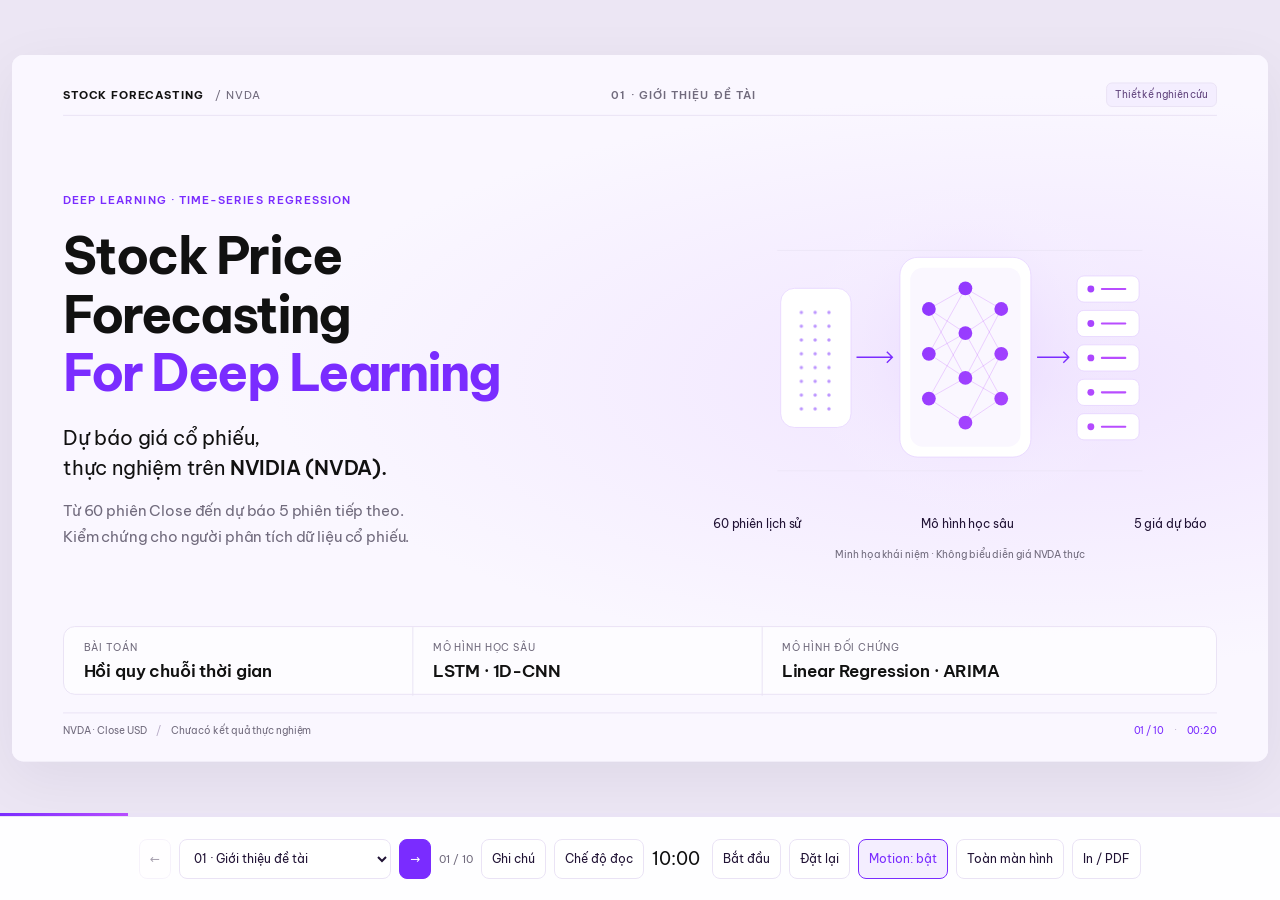
<file: presentaition-HTML/index.html>
<!doctype html>
<html lang="vi">
<head>
 <meta charset="utf-8"><meta name="viewport" content="width=device-width, initial-scale=1">
 <meta name="theme-color" content="#FAF7FF">
 <meta name="description" content="Stock Price Forecasting For Deep Learning — thiết kế dự báo NVDA với LSTM và 1D-CNN, 10 slide / 10 phút.">
 <title>Stock Price Forecasting For Deep Learning · NVDA</title>
 <link rel="icon" href="data:,">
 <link rel="preload" href="assets/fonts/BeVietnamPro-Regular.ttf" as="font" type="font/ttf" crossorigin>
 <link rel="preload" href="assets/fonts/BeVietnamPro-Bold.ttf" as="font" type="font/ttf" crossorigin>
 <link rel="stylesheet" href="presentation.css">
 <script defer src="presentation.js"></script>
 <script defer src="assets/vendor/tex-svg-3.2.2.js"></script>
</head>
<body>
 <div class="viewport"><div class="frame"><main class="deck" aria-label="Stock Price Forecasting For Deep Learning — 10 slide, 10 phút">
 <section id="slide-1" class="slide cover active" data-title="Stock Price Forecasting For Deep Learning" data-duration="20" aria-label="Slide 1: Stock Price Forecasting For Deep Learning" aria-hidden="false">
 <header class="slide-top"><span class="wordmark">STOCK FORECASTING <span>/ NVDA</span></span><span class="chapter">01 · Giới thiệu đề tài</span><span class="status">Thiết kế nghiên cứu</span></header>

 <div class="content content-1"><div class="hero-copy"><p class="overline">DEEP LEARNING · TIME-SERIES REGRESSION</p><h1>Stock Price<br>Forecasting<br><em>For Deep Learning</em></h1><p class="hero-subtitle">Dự báo giá cổ phiếu,<br>thực nghiệm trên <strong>NVIDIA (NVDA).</strong></p><p class="hero-goal">Từ 60 phiên Close đến dự báo 5 phiên tiếp theo.<br>Kiểm chứng cho người phân tích dữ liệu cổ phiếu.</p></div><figure class="hero-figure"><img src="assets/forecast-system.svg" alt="Minh họa chuỗi dữ liệu đi qua mạng học sâu để tạo năm đầu ra; không phải kết quả thực nghiệm." width="600" height="520"><div class="figure-labels"><span>60 phiên lịch sử</span><span>Mô hình học sâu</span><span>5 giá dự báo</span></div><figcaption>Minh họa khái niệm · Không biểu diễn giá NVDA thực</figcaption></figure><div class="hero-facts"><div><span>BÀI TOÁN</span><b>Hồi quy chuỗi thời gian</b></div><div><span>MÔ HÌNH HỌC SÂU</span><b>LSTM · 1D-CNN</b></div><div><span>MÔ HÌNH ĐỐI CHỨNG</span><b>Linear Regression · ARIMA</b></div></div></div>
 <footer class="slide-footer"><span>NVDA · Close USD <span class="footer-dot">/</span> Chưa có kết quả thực nghiệm</span><span class="folio">01 / 10 <span class="footer-dot">·</span> 00:20</span></footer>
 <div class="speaker-source" hidden>Kính chào thầy cô và các bạn. Đề tài nghiên cứu dự báo giá cổ phiếu bằng học sâu, thực nghiệm trên NVIDIA. Đây là bài toán hồi quy chuỗi thời gian, phục vụ tham khảo diễn biến giá cho người phân tích. Nhóm so sánh LSTM và CNN một chiều với Linear Regression và ARIMA. Nội dung hôm nay trình bày thiết kế; chưa có kết quả huấn luyện.</div><div class="evidence-source" hidden>DEFINE §2–4; DESCRIPTION mục 3–6; human duyệt tên và bố cục mới.</div><div class="transition-source" hidden>Trước tiên, dữ liệu nào sẽ được sử dụng?</div>
 </section>
<section id="slide-2" class="slide " data-title="Nguồn dữ liệu và đặc điểm bộ dữ liệu" data-duration="60" aria-label="Slide 2: Nguồn dữ liệu và đặc điểm bộ dữ liệu" aria-hidden="true">
 <header class="slide-top"><span class="wordmark">STOCK FORECASTING <span>/ NVDA</span></span><span class="chapter">02 · Data Understanding</span><span class="status">Thiết kế nghiên cứu</span></header>
 <div class="title-block"><h2>Nguồn dữ liệu và đặc điểm bộ dữ liệu</h2><p>Phân biệt dữ liệu thu thập, feature được chọn và chất lượng cần kiểm tra.</p></div>
 <div class="content content-2"><div class="data-overview"><p class="intro">Dữ liệu dự kiến từ <strong>Yahoo Finance qua yfinance</strong>, phục vụ nghiên cứu dự báo giá Close NVDA.</p><table class=""><thead><tr><th scope="col">Thuộc tính</th><th scope="col">Phạm vi dự kiến</th></tr></thead><tbody><tr><th scope="row">Cổ phiếu</th><td>NVDA · NVIDIA · NASDAQ</td></tr><tr><th scope="row">Thời gian</th><td>5 năm gần nhất lấy được</td></tr><tr><th scope="row">Tần suất</th><td>1d · Một dòng / phiên giao dịch</td></tr><tr><th scope="row">Kích thước</th><td>Số dòng, số cột và ngày đầu/cuối: <b class='pending'>chờ snapshot</b></td></tr><tr><th scope="row">Đơn vị</th><td>USD</td></tr></tbody></table></div><div class="data-schema"><div class="panel-label">DỮ LIỆU THÔ → FEATURE ĐƯỢC CHỌN</div><div class="column-chips"><span class="">Date</span><span class="">Open</span><span class="">High</span><span class="">Low</span><span class="selected">Close</span><span class="">Adj Close</span><span class="">Volume</span></div><p class="small-copy"><b>OHLCV:</b> giá mở, cao, thấp, đóng cửa và khối lượng.<br>Lưu thêm corporate actions để đối chiếu.</p><div class="selection-arrow">↓ <span>Chọn feature cơ sở</span></div><div class="target-feature"><b>Close lịch sử</b><span>F = 1 · Chưa tự thêm chỉ báo</span></div><p class="adjust-note"><code>auto_adjust=False</code>: không tự điều chỉnh OHLC theo Adj Close. Close Yahoo vẫn điều chỉnh chia tách.</p></div><div class="quality-strip"><b>CẦN KIỂM TRA</b><span class="pill">Missing</span><span class="pill">Duplicate</span><span class="pill">Outlier</span><span class="pill">Calendar gaps</span><span>Chưa có findings thực</span></div></div>
 <footer class="slide-footer"><span>NVDA · Close USD <span class="footer-dot">/</span> Chưa có kết quả thực nghiệm</span><span class="folio">02 / 10 <span class="footer-dot">·</span> 01:00</span></footer>
 <div class="speaker-source" hidden>Nguồn dự kiến là Yahoo Finance thông qua yfinance. Mã nghiên cứu là NVDA trên NASDAQ, đơn vị USD, lấy năm năm gần nhất có thể thu thập. Interval một ngày nghĩa là một dòng mỗi phiên giao dịch, không phải mọi ngày lịch. Bảng bên trái nêu phạm vi đã chốt; số dòng cùng ngày đầu và cuối chỉ được điền sau khi có snapshot. OHLCV là giá mở cửa, cao nhất, thấp nhất, đóng cửa và khối lượng. Dữ liệu có nhiều cột nhưng feature cơ sở chỉ là lịch sử Close. Auto adjust bằng false nghĩa là không yêu cầu yfinance tự điều chỉnh các cột OHLC theo Adj Close; Close Yahoo vẫn có điều chỉnh chia tách. Missing, trùng phiên và outlier hiện là danh sách cần kiểm tra, chưa phải lỗi đã phát hiện.</div><div class="evidence-source" hidden>DEFINE §4.1; config/default_config.yaml data; DESCRIPTION mục 5; inventory data/.</div><div class="transition-source" hidden>Sau khi xác định nguồn, ta phát biểu chính xác mô hình nhận gì và dự báo gì.</div>
 </section>
<section id="slide-3" class="slide " data-title="Phát biểu bài toán dự báo chuỗi thời gian" data-duration="55" aria-label="Slide 3: Phát biểu bài toán dự báo chuỗi thời gian" aria-hidden="true">
 <header class="slide-top"><span class="wordmark">STOCK FORECASTING <span>/ NVDA</span></span><span class="chapter">03 · Problem Formulation</span><span class="status">Thiết kế nghiên cứu</span></header>
 <div class="title-block"><h2>Phát biểu bài toán dự báo chuỗi thời gian</h2><p>Lookback L=60 là lịch sử đầu vào; horizon H=5 là độ dài chuỗi cần dự báo.</p></div>
 <div class="content content-3"><div class="timeline-panel"><div class="timeline-half past"><span class="panel-label">INPUT · L = 60 PHIÊN</span><div class="time-cells"><span>c(t−59)</span><span>…</span><span>c(t−1)</span><span>c(t)</span></div><small>Thông tin đã quan sát</small></div><div class="origin-marker"><b>t</b><span>Forecast<br>origin</span></div><div class="timeline-half future"><span class="panel-label">TARGET · H = 5 PHIÊN</span><div class="time-cells"><span>c(t+1)</span><span>c(t+2)</span><span>c(t+3)</span><span>c(t+4)</span><span>c(t+5)</span></div><small>Giá tương lai cần dự báo</small></div></div><div class="formula-grid"><div><span class="panel-label">BIỂU DIỄN ĐẦU VÀO</span><div class="math" aria-label="Vector đầu vào gồm sáu mươi giá Close">\[\mathbf{x}_t=[c_{t-59},\ldots,c_t]^{\mathsf T}\in\mathbb{R}^{60\times1}\]</div></div><div><span class="panel-label">HÀM DỰ BÁO VÀ NHÃN</span><div class="math" aria-label="Mô hình dự báo năm giá Close tương lai">\[\hat{\mathbf y}_t=f_\theta(\mathbf x_t),\quad\mathbf y_t=[c_{t+1},\ldots,c_{t+5}]^{\mathsf T}\]</div></div></div><div class="shape-strip"><div><b>LSTM</b><code>(B, 60, 1) → (B, H)</code></div><div><b>1D-CNN</b><code>(B, 1, 60) → (B, H)</code></div><div><b>B: số mẫu / batch</b><span>H=1 single-step · H=5 multi-step</span></div></div></div>
 <footer class="slide-footer"><span>NVDA · Close USD <span class="footer-dot">/</span> Chưa có kết quả thực nghiệm</span><span class="folio">03 / 10 <span class="footer-dot">·</span> 00:55</span></footer>
 <div class="speaker-source" hidden>Gọi c tại t là giá đóng cửa của phiên t. Tại origin t, mô hình nhận sáu mươi giá đã quan sát, từ t trừ năm mươi chín đến t. Đó là vector đầu vào x. Hàm dự báo có tham số theta trả về chuỗi giá ước lượng; nhãn cần đối chiếu là năm Close thực tế sau origin. Vì target là giá trị liên tục, đây là hồi quy, không phải phân loại tăng giảm. Trên timeline, vùng lịch sử và vùng tương lai được tách bằng biên t. Khi gom thành batch, LSTM nhận B, sáu mươi, một; CNN đổi chiều để convolve theo thời gian. B là số mẫu, còn một là số feature Close. Ngoài bài toán năm bước, nhóm còn học model một bước để dùng cho recursive.</div><div class="evidence-source" hidden>DEFINE §4.1–4.3; DESIGN §5.8; walkthrough §1.1.</div><div class="transition-source" hidden>Hợp đồng đầu vào và target này quyết định các bước chuẩn bị dữ liệu.</div>
 </section>
<section id="slide-4" class="slide " data-title="Chuẩn bị dữ liệu và kiểm soát rò rỉ thông tin" data-duration="70" aria-label="Slide 4: Chuẩn bị dữ liệu và kiểm soát rò rỉ thông tin" aria-hidden="true">
 <header class="slide-top"><span class="wordmark">STOCK FORECASTING <span>/ NVDA</span></span><span class="chapter">04 · Data Preparation</span><span class="status">Thiết kế nghiên cứu</span></header>
 <div class="title-block"><h2>Chuẩn bị dữ liệu và kiểm soát rò rỉ thông tin</h2><p>Chia và khóa biên ngày trước EDA; mọi phép học thống kê chỉ dựa trên train.</p></div>
 <div class="content content-4"><div class="prep-intro"><div class="flow-node "><span class="step">01</span><strong>Thu thập / cache</strong><small>Raw snapshot</small></div><span class="flow-arrow" aria-hidden="true">→</span><div class="flow-node "><span class="step">02</span><strong>Kiểm tối thiểu</strong><small>Schema · ngày · thứ tự</small></div><span class="flow-arrow" aria-hidden="true">→</span><div class="flow-node "><span class="step">03</span><strong>Khóa split</strong><small>Biên ngày trước EDA</small></div></div><div class="split-bar" aria-label="Train 70 phần trăm, validation 15 phần trăm, test 15 phần trăm"><span>TRAIN · 70%</span><span>VAL · 15%</span><span>TEST · 15%</span></div><div class="prep-core"><div class="flow-node "><span class="step">04</span><strong>EDA trên train</strong><small>Findings chất lượng</small></div><span class="flow-arrow" aria-hidden="true">→</span><div class="flow-node review"><span class="step">05</span><strong>Human review</strong><small>Duyệt policy</small></div><span class="flow-arrow" aria-hidden="true">→</span><div class="flow-node "><span class="step">06</span><strong>Clean / features</strong><small>Áp policy từng tập</small></div><span class="flow-arrow" aria-hidden="true">→</span><div class="flow-node "><span class="step">07</span><strong>MinMaxScaler</strong><small>Fit chỉ trên train</small></div><span class="flow-arrow" aria-hidden="true">→</span><div class="flow-node "><span class="step">08</span><strong>Windows</strong><small>Sinh X, Y</small></div></div><div class="invariants"><div><b>01 / Biên cố định</b><p>Cleaning không kéo val/test vào train.</p></div><div><b>02 / Train-only</b><p>Val/test chỉ transform, không fit.</p></div><div><b>03 / Nhân quả</b><p>Không future input; target đúng split.</p></div></div></div>
 <footer class="slide-footer"><span>NVDA · Close USD <span class="footer-dot">/</span> Chưa có kết quả thực nghiệm</span><span class="folio">04 / 10 <span class="footer-dot">·</span> 01:10</span></footer>
 <div class="speaker-source" hidden>Trước EDA, nhóm kiểm tối thiểu để đọc đúng schema và trục ngày, rồi chia theo thời gian bảy mươi, mười lăm, mười lăm và khóa biên. EDA chỉ khảo sát train để đề xuất cách xử lý dữ liệu. Những giá trị thiếu, bản ghi trùng hoặc outlier phải được hiển thị cho human xem trước khi chọn policy. Một điểm giá khác thường chưa chắc là lỗi nên không tự động xóa theo IQR. Sau khi được duyệt, policy được áp dụng cho từng tập. Nếu số dòng thay đổi, nhóm giữ nguyên biên ngày và báo lại counts, không chuyển ngày validation sang train để bù tỷ lệ. MinMaxScaler chỉ fit train, sau đó transform validation và test. Cuối cùng tạo windows theo hợp đồng sáu mươi đến năm. Mọi target phải nằm trọn trong tập đích và mọi feature phải có sẵn tại origin. Cách xử lý window qua khoảng thiếu phiên cần dựa trên EDA và được duyệt.</div><div class="evidence-source" hidden>DEFINE §4.2–4.3; DESIGN §4; walkthrough §2.1–2.2.</div><div class="transition-source" hidden>Các windows đó trở thành đầu vào chung cho hai mạng học sâu.</div>
 </section>
<section id="slide-5" class="slide " data-title="Thiết kế mô hình LSTM và 1D-CNN" data-duration="80" aria-label="Slide 5: Thiết kế mô hình LSTM và 1D-CNN" aria-hidden="true">
 <header class="slide-top"><span class="wordmark">STOCK FORECASTING <span>/ NVDA</span></span><span class="chapter">05 · Model Design</span><span class="status">Thiết kế nghiên cứu</span></header>
 <div class="title-block"><h2>Thiết kế mô hình LSTM và 1D-CNN</h2><p>Hai cách xử lý cùng chuỗi Close; so sánh bằng thực nghiệm, chưa kết luận mô hình thắng.</p></div>
 <div class="content content-5"><div class="model-lane"><div class="model-label"><b>LSTM</b><span>Phụ thuộc theo trình tự</span></div><div class="model-flow"><div class="flow-node "><span class="step">INPUT</span><strong>(B,60,1)</strong><small>60 Close</small></div><span class="flow-arrow" aria-hidden="true">→</span><div class="flow-node "><span class="step">ENCODER</span><strong>2 lớp LSTM</strong><small>hidden64 · dropout0.2</small></div><span class="flow-arrow" aria-hidden="true">→</span><div class="flow-node "><span class="step">READOUT</span><strong>Bước cuối</strong><small>Last time step</small></div><span class="flow-arrow" aria-hidden="true">→</span><div class="flow-node "><span class="step">OUTPUT</span><strong>Linear(H)</strong><small>(B,H)</small></div></div></div><div class="model-lane cnn-lane"><div class="model-label"><b>1D-CNN</b><span>Mẫu cục bộ theo thời gian</span></div><div class="model-flow"><div class="flow-node "><span class="step">BLOCK 1</span><strong>Conv 1 → 64</strong><small>BN · ReLU · MaxPool2</small></div><span class="flow-arrow" aria-hidden="true">→</span><div class="flow-node "><span class="step">BLOCK 2</span><strong>Conv 64 → 32</strong><small>BN · ReLU</small></div><span class="flow-arrow" aria-hidden="true">→</span><div class="flow-node "><span class="step">POOLING</span><strong>AdaptiveAvgPool1</strong><small>Flatten</small></div><span class="flow-arrow" aria-hidden="true">→</span><div class="flow-node "><span class="step">OUTPUT</span><strong>Dropout → Linear</strong><small>p=0.2 · (B,H)</small></div></div><p class="lane-caption">Input đổi trục (B,1,60) · Hai Conv: kernel3 / padding1 · Số kênh cơ sở C=64 → C/2=32.</p></div><div class="strategy-grid"><div><span class="panel-label">RECURSIVE · REUSE MODEL H=1</span><div class="strategy-flow"><span>Window</span><span class="flow-arrow" aria-hidden="true">→</span><b>ŷ₁</b><span class="flow-arrow" aria-hidden="true">→</span><span>Cập nhật window</span><span class="flow-arrow" aria-hidden="true">→</span><b>ŷ₂ … ŷ₅</b></div><small>Đưa prediction trở lại input; không đọc actual tương lai.</small></div><div><span class="panel-label">DIRECT MULTI-OUTPUT · MODEL H=5</span><div class="strategy-flow"><span>Window</span><span class="flow-arrow" aria-hidden="true">→</span><b>Mô hình</b><span class="flow-arrow" aria-hidden="true">→</span><span>[ŷ₁, ŷ₂, ŷ₃, ŷ₄, ŷ₅]</span></div><small>Trả toàn bộ 5 bước trong một lần chạy.</small></div></div></div>
 <footer class="slide-footer"><span>NVDA · Close USD <span class="footer-dot">/</span> Chưa có kết quả thực nghiệm</span><span class="folio">05 / 10 <span class="footer-dot">·</span> 01:20</span></footer>
 <div class="speaker-source" hidden>LSTM xử lý các quan sát theo trình tự và duy trì trạng thái giữa các bước. Thiết kế cơ sở dùng hai lớp với hidden size sáu mươi tư và dropout không phẩy hai. Output tại bước cuối đi qua lớp linear để tạo một hoặc năm giá. CNN một chiều áp bộ lọc dọc chiều thời gian để học các mẫu cục bộ. Block đầu có convolution, BatchNorm, ReLU rồi MaxPool. Block thứ hai cũng có BatchNorm và ReLU. Sau đó Adaptive Average Pooling, Flatten, Dropout và Linear tạo đầu ra. Kernel bằng ba, padding bằng một; số kênh cơ sở là sáu mươi tư rồi ba mươi hai. Phần dưới mô tả hai chiến lược: recursive dùng model một bước, lấy giá dự báo đưa vào cửa sổ rồi dự báo tiếp. Direct multi-output trả cả năm giá trong một lần. Recursive có thể truyền sai số qua các bước; direct gắn với horizon huấn luyện. Chưa có bằng chứng để nói mạng hoặc chiến lược nào tốt hơn.</div><div class="evidence-source" hidden>DESIGN §5.7 models; walkthrough §2.3; DEFINE F03/F07/F08.</div><div class="transition-source" hidden>Kiến trúc mạng là một phần của hệ thống từ nguồn dữ liệu đến kết quả.</div>
 </section>
<section id="slide-6" class="slide " data-title="Kiến trúc tổng thể của hệ thống" data-duration="55" aria-label="Slide 6: Kiến trúc tổng thể của hệ thống" aria-hidden="true">
 <header class="slide-top"><span class="wordmark">STOCK FORECASTING <span>/ NVDA</span></span><span class="chapter">06 · System Architecture</span><span class="status">Thiết kế nghiên cứu</span></header>
 <div class="title-block"><h2>Kiến trúc tổng thể của hệ thống</h2><p>Pipeline phân lớp, tách trách nhiệm, giao tiếp qua interface/artifact; áp dụng các nguyên tắc phù hợp của Clean Architecture.</p></div>
 <div class="content content-6"><div class="orchestration"><b>L5 · PRESENTATION</b><span>Notebook demo</span><span class="divider">/</span><code>src/pipeline.py</code><small>Điều phối stage · Hiển thị kết quả</small></div><div class="control-label">↓ gọi các stage theo thứ tự; dừng tại human-review gate ↓</div><div class="architecture-flow"><div class="architecture-node"><span>L1</span><h3>Data</h3><code>datasets/</code><p>Thu thập<br>Chuẩn bị dữ liệu</p></div><div class="artifact-edge"><span>X / Y<br>scaler, split</span><span class="flow-arrow" aria-hidden="true">→</span></div><div class="architecture-node"><span>L2</span><h3>Modeling</h3><code>models/ + training/</code><p>Model · Baseline<br>Train / Tune</p></div><div class="artifact-edge"><span>Model<br>checkpoint</span><span class="flow-arrow" aria-hidden="true">→</span></div><div class="architecture-node"><span>L3</span><h3>Inference</h3><code>predict/</code><p>Dự báo<br>Rolling-origin</p></div><div class="artifact-edge"><span>Predictions<br>CSV</span><span class="flow-arrow" aria-hidden="true">→</span></div><div class="architecture-node"><span>L4</span><h3>Evaluation</h3><code>evaluation/</code><p>Metrics<br>So sánh / Plots</p></div></div><div class="foundation"><b>L0 · FOUNDATION</b><span>config · seed · IO · hash · provenance · errors</span><code>src/utils/ + config/</code></div><div class="storage-strip"><span><b>RAW SNAPSHOT</b><code>data/raw/</code></span><span><b>RUN ARTIFACTS</b><code>outputs/runs/&lt;run_id&gt;/</code></span><small>Mũi tên biểu diễn luồng dữ liệu, không phải quan hệ import.</small></div></div>
 <footer class="slide-footer"><span>NVDA · Close USD <span class="footer-dot">/</span> Chưa có kết quả thực nghiệm</span><span class="folio">06 / 10 <span class="footer-dot">·</span> 00:55</span></footer>
 <div class="speaker-source" hidden>Sơ đồ này mô tả kiến trúc hệ thống, khác với các lớp bên trong mạng vừa trình bày. Nhóm thiết kế pipeline phân lớp, tách trách nhiệm và giao tiếp qua interface hoặc artifact; áp dụng các nguyên tắc phù hợp của Clean Architecture. DESIGN có sáu lớp. Presentation gồm Notebook và pipeline điều phối, không chứa toàn bộ thuật toán. Data xử lý nguồn, split và preprocessing. Modeling gồm kiến trúc và huấn luyện. Inference dùng model đã chọn để tạo dự báo; Evaluation đọc dự báo cùng actual để tính chỉ số và biểu đồ. Foundation hỗ trợ xuyên suốt bằng cấu hình, seed, IO và thông tin truy vết. Mũi tên giữa các lớp có nhãn đầu ra cụ thể: windows, checkpoint kèm scaler, prediction rồi metrics. Đây là luồng dữ liệu, không phải sơ đồ import. Evaluation không cần import trainer hay model để đọc prediction CSV. Raw snapshot và artifacts theo run giúp truy ngược kết quả về dữ liệu và cấu hình. Đây là kiến trúc mục tiêu, chưa phải hệ thống ML đã chạy.</div><div class="evidence-source" hidden>DESIGN §1.2–1.5; §4; §5.3.</div><div class="transition-source" hidden>Từ các lớp lớn, ta xác định module cụ thể đảm nhận từng công việc.</div>
 </section>
<section id="slide-7" class="slide " data-title="Thiết kế module và luồng thực thi" data-duration="60" aria-label="Slide 7: Thiết kế module và luồng thực thi" aria-hidden="true">
 <header class="slide-top"><span class="wordmark">STOCK FORECASTING <span>/ NVDA</span></span><span class="chapter">07 · Implementation Modules</span><span class="status">Thiết kế nghiên cứu</span></header>
 <div class="title-block"><h2>Thiết kế module và luồng thực thi</h2><p>Mỗi module nhận dữ liệu tường minh và xuất artifact cho bước kế tiếp.</p></div>
 <div class="content content-7"><div class="module-controller"><b>Điều phối:</b><code>src/pipeline.py</code><span>split → EDA → human review → cleaning</span><small>Tiện ích chung: <code>src/utils/</code> + <code>config/</code></small></div><table class="module-table"><thead><tr><th scope="col">Module thiết kế</th><th scope="col">Công việc / hàm tiêu biểu</th><th scope="col">Đầu ra → bước tiếp</th></tr></thead><tbody><tr><th scope="row"><code>src/datasets/</code></th><td>Thu thập · split · clean · scale · window<br><small>collect_snapshot · lock_split · make_windows</small></td><td>X/Y · scaler · split manifest <span class='row-arrow'>↓</span></td></tr><tr><th scope="row"><code>src/models/</code><br><code>src/training/</code></th><td>Mạng / baseline · train · validation · tuning<br><small>build_model · fit · run_study</small></td><td>Model / checkpoint <span class='row-arrow'>↓</span></td></tr><tr><th scope="row"><code>src/predict/</code></th><td>Single / recursive / direct · backtest<br><small>forecast_recursive · forecast_direct · run_backtest</small></td><td>Prediction CSV <span class='row-arrow'>↓</span></td></tr><tr><th scope="row"><code>src/evaluation/</code></th><td>Alignment · metrics · residuals · plots<br><small>compute_metrics · common_cohort · plot_*</small></td><td>Metrics / plots → Notebook</td></tr></tbody></table><p class="implementation-note"><b>Hiện có:</b> khung package / README / config. <b>Cần triển khai:</b> các module thuật toán và tests trong sơ đồ.</p></div>
 <footer class="slide-footer"><span>NVDA · Close USD <span class="footer-dot">/</span> Chưa có kết quả thực nghiệm</span><span class="folio">07 / 10 <span class="footer-dot">·</span> 01:00</span></footer>
 <div class="speaker-source" hidden>Tại cấp module, datasets nhận request và raw data, khóa split trước EDA rồi tạo windows cùng scaler và manifest. EDA và cleaning không gọi qua lại: pipeline truyền train cho EDA, dừng human review rồi truyền policy được duyệt cho cleaning. Models định nghĩa mạng và baseline; training quản lý vòng học, validation, tuning và checkpoint. Predict nhận lịch sử tới origin cùng model/scaler để tạo prediction CSV. Evaluation căn chỉnh prediction với actual, tính metrics và xuất biểu đồ. Các tên hàm trên sơ đồ là hợp đồng thiết kế trong DESIGN, không phải bằng chứng code đã tồn tại. Hiện src chỉ có initializer và README module. Điểm cần xây dựng tiếp là các implementation và tests cho cutoff, shapes, xử lý input sai, save/load và tính metrics. Notebook sẽ gọi chung pipeline thay vì viết lại logic.</div><div class="evidence-source" hidden>DESIGN §2.1, §4, §5.7; src/ inventory; README §4.2.</div><div class="transition-source" hidden>Những module này phải tạo đủ bằng chứng cho thiết kế thực nghiệm.</div>
 </section>
<section id="slide-8" class="slide " data-title="Thiết kế thực nghiệm và phương pháp đánh giá" data-duration="85" aria-label="Slide 8: Thiết kế thực nghiệm và phương pháp đánh giá" aria-hidden="true">
 <header class="slide-top"><span class="wordmark">STOCK FORECASTING <span>/ NVDA</span></span><span class="chapter">08 · Experiment &amp; Evaluation</span><span class="status">Thiết kế nghiên cứu</span></header>
 <div class="title-block"><h2>Thiết kế thực nghiệm và phương pháp đánh giá</h2><p>Chọn bằng validation; khóa lựa chọn rồi đánh giá cùng origins trên test.</p></div>
 <div class="content content-8"><div class="experiment-left"><table class="study-table"><thead><tr><th scope="col">Study / model</th><th scope="col">Single-step</th><th scope="col">Direct-5</th></tr></thead><tbody><tr><th scope="row">LSTM</th><td>10 trial</td><td>10 trial</td></tr><tr><th scope="row">1D-CNN</th><td>10 trial</td><td>10 trial</td></tr></tbody></table><div class="budget-line"><b>≤ 40 trial</b><span>Recursive dùng lại single-step.</span></div><div class="training-settings"><span class="pill">AdamW</span><span class="pill">MSE scaled</span><span class="pill">≤ 50 epoch</span><span class="pill">Patience 10</span></div><div class="baseline-box"><b>ĐỐI CHỨNG</b><p><strong>LR</strong> · 60 Close</p><p><strong>ARIMA A</strong> · (5,1,0), không drift<br>Fit toàn train · append(refit=False)</p></div></div><div class="experiment-right"><div class="validation-sequence"><span>Train</span><span class="flow-arrow" aria-hidden="true">→</span><span>Validation</span><span class="flow-arrow" aria-hidden="true">→</span><b>Khóa chọn</b><span class="flow-arrow" aria-hidden="true">→</span><span>Test</span></div><div class="rolling-origin"><div><b>t</b><span>t+1</span><span>t+2</span><span>t+3</span><span>t+4</span><span>t+5</span></div><div><b>t+1</b><span>t+2</span><span>t+3</span><span>t+4</span><span>t+5</span><span>t+6</span></div><small>Origins chung · Actual mới khi đã xuất hiện · Không retrain test</small></div><div class="metric-grid"><div><b>MAE · USD</b><div class="math" aria-label="MAE: trung bình sai số tuyệt đối">\[\frac{1}{M}\sum_{j=1}^{M}|y_j-\hat y_j|\]</div></div><div><b>RMSE · USD</b><div class="math" aria-label="RMSE: căn trung bình bình phương sai số">\[\sqrt{\frac{1}{M}\sum_{j=1}^{M}(y_j-\hat y_j)^2}\]</div></div></div><p class="metric-note">Inverse scaling trước metrics · Từng bước và gộp M=N×H.<br>MSE USD² chi tiết; bổ sung MAPE / R² / DA.</p></div><div class="no-results"><b>MỤC TIÊU CẦN ĐẠT</b><span>MAPE &lt; 5% · R² &gt; 0,85 · DA &gt; 55% · DL vượt baseline.<br>Mục tiêu nghiên cứu — chưa phải kết quả thực nghiệm.</span></div></div>
 <footer class="slide-footer"><span>NVDA · Close USD <span class="footer-dot">/</span> Chưa có kết quả thực nghiệm</span><span class="folio">08 / 10 <span class="footer-dot">·</span> 01:25</span></footer>
 <div class="speaker-source" hidden>Ma trận thực nghiệm gồm hai họ mạng nhân hai đầu ra: single-step và direct năm bước. Mỗi ô là mười trial Optuna, tổng tối đa bốn mươi. Recursive dùng lại model single-step. Huấn luyện dùng AdamW, objective MSE scaled, tối đa năm mươi epoch với early stopping patience mười. Validation chọn cấu hình và checkpoint; chỉ sau khi khóa lựa chọn mới mở test. Hai baseline là Linear Regression và ARIMA A. LR nhìn cửa sổ sáu mươi Close; ARIMA fit toàn train với order năm, một, không và không drift. Khác biệt lịch sử này cần công bố. Rolling-origin dự báo năm bước tại t; sang t cộng một mới được thêm actual vừa xuất hiện. ARIMA chỉ cập nhật trạng thái bằng refit false, không học lại tham số. Trước metric, giá phải inverse-scale về USD. MAE là độ lệch tuyệt đối trung bình; RMSE nhạy hơn với lỗi lớn. MSE giá gốc dùng USD bình phương, khác loss scaled. Báo từng bước và tổng hợp; chưa có kết quả để xác định model thắng. Mục tiêu nghiên cứu là MAPE dưới năm phần trăm, R bình phương trên không phẩy tám mươi lăm, DA trên năm mươi lăm phần trăm và Deep Learning vượt baseline. Đây là mục tiêu cần kiểm chứng, chưa phải kết quả thực nghiệm. Nếu không đạt hoặc thua baseline, nhóm vẫn báo cáo kết quả thực tế và phân tích nguyên nhân.</div><div class="evidence-source" hidden>DEFINE §6.2, §7.2–7.6; DESIGN §4.4, §5.7; walkthrough §2.4.</div><div class="transition-source" hidden>Để tạo được evidence đó, dự án cần các mốc triển khai và kiểm soát rủi ro.</div>
 </section>
<section id="slide-9" class="slide " data-title="Kế hoạch triển khai và quản lý rủi ro" data-duration="55" aria-label="Slide 9: Kế hoạch triển khai và quản lý rủi ro" aria-hidden="true">
 <header class="slide-top"><span class="wordmark">STOCK FORECASTING <span>/ NVDA</span></span><span class="chapter">09 · Milestones &amp; Risks</span><span class="status">Thiết kế nghiên cứu</span></header>
 <div class="title-block"><h2>Kế hoạch triển khai và quản lý rủi ro</h2><p>Core triển khai trước, Required Extensions triển khai sau; phải hoàn thành cả hai.</p></div>
 <div class="content content-9"><div class="deliverable-table"><table class=""><thead><tr><th scope="col">Công việc</th><th scope="col">Sản phẩm cần review</th></tr></thead><tbody><tr><th scope="row">Khảo sát nghiệp vụ / Chốt phạm vi</th><td>Phiếu đăng ký · Tình huống sử dụng</td></tr><tr><th scope="row">Chuẩn bị dữ liệu</th><td>Snapshot / dữ liệu mẫu · Mô tả trường</td></tr><tr><th scope="row">Thiết kế đánh giá</th><td>Kịch bản test · Giao thức so sánh</td></tr><tr><th scope="row">Xây dựng baseline</th><td>Kết quả làm mốc so sánh</td></tr><tr><th scope="row">Giai đoạn 1 · Core</th><td>Dữ liệu · LSTM single-step · LR/ARIMA<br>Optuna · Đánh giá · Notebook</td></tr><tr><th scope="row">Giai đoạn 2 · Required Extensions</th><td>Dự báo 5 phiên Recursive/Direct<br>So sánh 1D-CNN</td></tr></tbody></table><p class="implementation-note">Cả hai giai đoạn đều bắt buộc; Core làm trước. Tài liệu/config đã có; ML cần triển khai, kiểm chứng.</p></div><div class="risk-list"><span class="panel-label">RỦI RO → HƯỚNG XỬ LÝ</span><div><b>01 · Leakage</b><p>Sai số tốt giả → khóa split,<br>scaler train-only, kiểm cutoff.</p></div><div><b>02 · Overfit</b><p>Tổng quát hóa kém → validation,<br>early stopping, baseline.</p></div><div><b>03 · API / Regime shift</b><p>Dữ liệu đổi hoặc mẫu cũ hết phù hợp →<br>snapshot/cache, phân tích giới hạn.</p></div></div></div>
 <footer class="slide-footer"><span>NVDA · Close USD <span class="footer-dot">/</span> Chưa có kết quả thực nghiệm</span><span class="folio">09 / 10 <span class="footer-dot">·</span> 00:55</span></footer>
 <div class="speaker-source" hidden>Các công việc được gắn với sản phẩm bàn giao cụ thể. Khảo sát nghiệp vụ và chốt phạm vi tạo phiếu đăng ký cùng tình huống sử dụng. Chuẩn bị dữ liệu phải có snapshot hoặc mẫu thật và mô tả trường. Thiết kế đánh giá tạo kịch bản test cùng giao thức so sánh. Baseline cần tạo kết quả làm mốc. Core được triển khai trước, gồm dữ liệu, LSTM single-step, LR và ARIMA, Optuna, đánh giá và Notebook. Required Extensions triển khai sau, gồm dự báo năm phiên bằng Recursive và Direct cùng so sánh 1D-CNN. Cả hai giai đoạn đều bắt buộc hoàn thành. Hiện tài liệu và config đã có nhưng chưa có evidence hoàn thành các đầu việc ML. Leakage có thể làm sai số tốt giả nên cần kiểm split và scaler. Overfit được theo dõi qua validation và early stopping. API lỗi hoặc dữ liệu bị sửa cần snapshot có hash; biến động chế độ thị trường cần được phân tích như giới hạn mô hình.</div><div class="evidence-source" hidden>DESCRIPTION mục10 và bảng Công việc/Kết quả; DESIGN §6–7; inventory outputs/.</div><div class="transition-source" hidden>Cuối cùng, đề tài đã xác lập được gì và còn cần chứng minh gì?</div>
 </section>
<section id="slide-10" class="slide " data-title="Kết luận và định hướng triển khai" data-duration="60" aria-label="Slide 10: Kết luận và định hướng triển khai" aria-hidden="true">
 <header class="slide-top"><span class="wordmark">STOCK FORECASTING <span>/ NVDA</span></span><span class="chapter">10 · Conclusion</span><span class="status">Thiết kế nghiên cứu</span></header>
 <div class="title-block"><h2>Kết luận và định hướng triển khai</h2><p>Giá trị nghiên cứu nằm ở dự báo đi cùng một quy trình kiểm chứng truy vết được.</p></div>
 <div class="content content-10"><div class="conclusion-columns"><div><span class="column-number">01</span><h3>Đã xác lập</h3><ul><li>NVDA Close · 60 → 1/5</li><li>LSTM / 1D-CNN</li><li>LR / ARIMA</li><li>Giao thức đánh giá</li></ul></div><div><span class="column-number">02</span><h3>Cần chứng minh</h3><ul><li>Sai số so với baseline</li><li>Recursive so với Direct</li><li>Runtime và độ ổn định</li><li>Giới hạn tổng quát hóa</li></ul></div><div><span class="column-number">03</span><h3>Sản phẩm hướng tới</h3><ul><li>Pipeline + Notebook</li><li>Checkpoint + scaler</li><li>Predictions + metrics</li><li>Biểu đồ / phân tích lỗi</li></ul></div></div><div class="next-steps"><b>TIẾP THEO</b><span>Snapshot</span><span class="flow-arrow" aria-hidden="true">→</span><span>EDA / Human review</span><span class="flow-arrow" aria-hidden="true">→</span><span>Code / Tests</span><span class="flow-arrow" aria-hidden="true">→</span><span>Experiments</span></div><p class="takeaway">Dự báo cần được đánh giá trên dữ liệu chưa dùng để lựa chọn mô hình.</p><p class="limit-note">Một ticker, dữ liệu lịch sử; chưa chứng minh hiệu quả đầu tư.</p></div>
 <footer class="slide-footer"><span>NVDA · Close USD <span class="footer-dot">/</span> Chưa có kết quả thực nghiệm</span><span class="folio">10 / 10 <span class="footer-dot">·</span> 01:00</span></footer>
 <div class="speaker-source" hidden>Kết lại, dự án đặt một bài toán cụ thể: dùng lịch sử Close NVDA để dự báo giá nhiều phiên và kiểm chứng LSTM cùng CNN so với Linear Regression, ARIMA. Những gì đã xác lập là hợp đồng dữ liệu, kiến trúc, ngân sách và giao thức đánh giá. Những điều còn phải chứng minh là sai số thực tế, khác biệt recursive với direct, thời gian chạy và giới hạn tổng quát hóa. Sản phẩm hướng tới gồm pipeline, Notebook, checkpoint đi kèm scaler cùng predictions và metrics truy vết được. Bước tiếp theo là lấy snapshot thật, EDA và duyệt policy rồi triển khai, kiểm thử và chạy thí nghiệm. Chỉ khi có kết quả trên dữ liệu chưa dùng để lựa chọn mô hình mới có thể bàn về cải thiện. Một ticker và một giai đoạn lịch sử không đại diện mọi thị trường. Đây không phải bằng chứng hiệu quả đầu tư. Xin cảm ơn thầy cô và các bạn.</div><div class="evidence-source" hidden>DEFINE §4.4, §7.6–7.7; DESIGN §6; walkthrough §3; human review.</div><div class="transition-source" hidden>Kết thúc10 phút; Q&amp;A ngoài ngân sách.</div>
 </section>
 </main></div></div>
 <div class="progress-track" aria-hidden="true"><span id="progress"></span></div>
 <nav class="toolbar" aria-label="Điều khiển presentation">
 <button id="prev" aria-label="Slide trước">←</button><label class="sr-only" for="slide-select">Chọn slide</label>
 <select id="slide-select"><option value="0">01 · Giới thiệu đề tài</option><option value="1">02 · Data Understanding</option><option value="2">03 · Problem Formulation</option><option value="3">04 · Data Preparation</option><option value="4">05 · Model Design</option><option value="5">06 · System Architecture</option><option value="6">07 · Implementation Modules</option><option value="7">08 · Experiment &amp; Evaluation</option><option value="8">09 · Milestones &amp; Risks</option><option value="9">10 · Conclusion</option></select>
 <button id="next" class="primary" aria-label="Slide tiếp">→</button><span id="count" class="count">01 / 10</span>
 <button id="notes-button" aria-pressed="false" aria-controls="notes-panel" title="Phím N">Ghi chú</button>
 <button id="reading-button" aria-pressed="false">Chế độ đọc</button>
 <span class="timer" id="clock" aria-label="Thời gian còn lại">10:00</span><button id="timer-button" aria-pressed="false">Bắt đầu</button>
 <button id="reset" aria-label="Đặt lại timer về 10 phút">Đặt lại</button>
 <button id="motion-button" class="optional" aria-pressed="true" title="Phím M">Motion: bật</button>
 <button id="fullscreen" class="optional">Toàn màn hình</button><button id="print" class="optional">In / PDF</button>
 </nav>
 <aside id="notes-panel" class="notes-panel" aria-labelledby="notes-heading" hidden><button id="close-notes" class="notes-close" aria-label="Đóng ghi chú">Đóng</button><h2 id="notes-heading">Ghi chú</h2><p id="notes-content"></p><p id="notes-transition" class="transition"></p><p id="notes-evidence" class="evidence"></p></aside>
 <p id="announce" class="sr-only" aria-live="polite"></p>
 <noscript><p>JavaScript đang tắt. Nội dung và ghi chú: <a href="presentation_10min.md">presentation_10min.md</a>.</p></noscript>
</body>
</html>
</file>
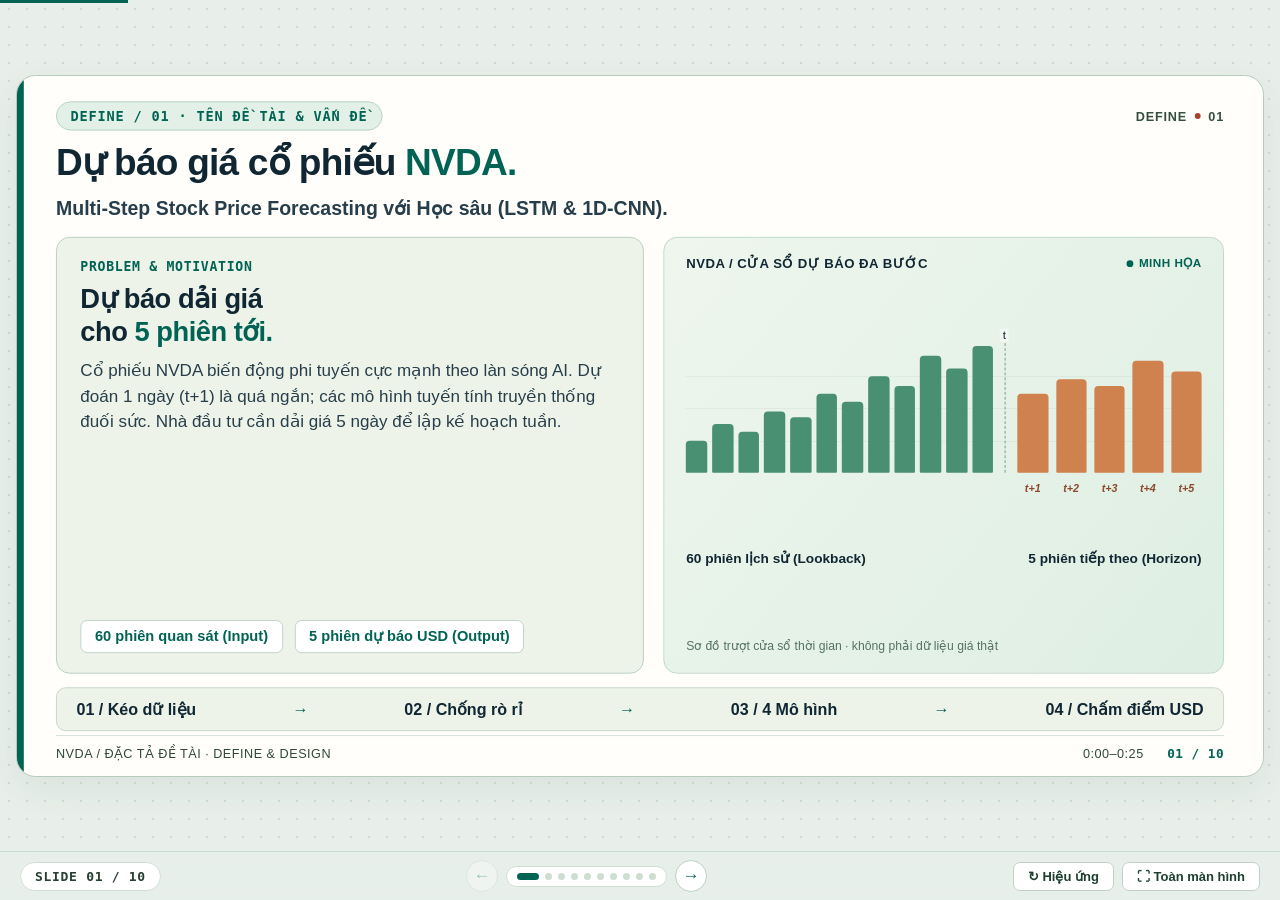
<file: report/index.html>
<!doctype html>
<html lang="vi">
<head>
  <meta charset="utf-8">
  <meta name="viewport" content="width=device-width, initial-scale=1">
  <meta name="theme-color" content="#f4f7f3">
  <title>NVDA — Define & Design Specification</title>
  <link rel="stylesheet" href="assets/presentation.css">
</head>
<body>
<main id="stage" aria-label="NVDA Define và Design">

  <!-- SLIDE 1 -->
  <section class="slide slide-1 active" data-duration="25" aria-label="Slide 1">
    <div class="slide-top">
      <span class="eyebrow">DEFINE / 01 · TÊN ĐỀ TÀI & VẤN ĐỀ</span>
      <span class="chapter">DEFINE <i></i> 01</span>
    </div>
    <h1>Dự báo giá cổ phiếu <em>NVDA.</em></h1>
    <div class="content">
      <p class="deck-sub reveal">Multi-Step Stock Price Forecasting với Học sâu (LSTM & 1D-CNN).</p>
      <div class="cover-split">
        <div class="cover-text reveal">
          <div>
            <span class="section-tag">PROBLEM & MOTIVATION</span>
            <h2>Dự báo dải giá<br>cho <em>5 phiên tới.</em></h2>
            <p>Cổ phiếu NVDA biến động phi tuyến cực mạnh theo làn sóng AI. Dự đoán 1 ngày (t+1) là quá ngắn; các mô hình tuyến tính truyền thống đuối sức. Nhà đầu tư cần dải giá 5 ngày để lập kế hoạch tuần.</p>
          </div>
          <div class="cover-tags">
            <span>60 phiên quan sát (Input)</span>
            <span>5 phiên dự báo USD (Output)</span>
          </div>
        </div>
        <div class="forecast-board reveal">
          <div class="board-top">
            <b>NVDA / CỬA SỔ DỰ BÁO ĐA BƯỚC</b>
            <span class="live-dot">MINH HỌA</span>
          </div>
          <div class="bar-chart">
            <div class="history-bars">
              <i style="--h:25%;--i:0"></i><i style="--h:38%;--i:1"></i><i style="--h:32%;--i:2"></i>
              <i style="--h:48%;--i:3"></i><i style="--h:44%;--i:4"></i><i style="--h:62%;--i:5"></i>
              <i style="--h:56%;--i:6"></i><i style="--h:76%;--i:7"></i><i style="--h:68%;--i:8"></i>
              <i style="--h:92%;--i:9"></i><i style="--h:82%;--i:10"></i><i style="--h:100%;--i:11"></i>
            </div>
            <div class="cutoff"><span>t</span></div>
            <div class="future-bars">
              <i style="--h:62%;--i:0"><b>t+1</b></i>
              <i style="--h:74%;--i:1"><b>t+2</b></i>
              <i style="--h:68%;--i:2"><b>t+3</b></i>
              <i style="--h:88%;--i:3"><b>t+4</b></i>
              <i style="--h:80%;--i:4"><b>t+5</b></i>
            </div>
          </div>
          <div class="chart-labels">
            <span>60 phiên lịch sử (Lookback)</span>
            <span>5 phiên tiếp theo (Horizon)</span>
          </div>
          <p class="diagram-note">Sơ đồ trượt cửa sổ thời gian · không phải dữ liệu giá thật</p>
        </div>
      </div>
      <div class="mini-pipeline reveal">
        <span>01 / Kéo dữ liệu</span><i>→</i>
        <span>02 / Chống rò rỉ</span><i>→</i>
        <span>03 / 4 Mô hình</span><i>→</i>
        <span>04 / Chấm điểm USD</span>
      </div>
    </div>
    <aside class="notes">Kính chào thầy cô và hội đồng. Tên đề tài là dự đoán giá cổ phiếu đa bước trên mã NVIDIA (NVDA). Vấn đề là cổ phiếu NVDA biến động rất mạnh theo làn sóng AI; dự đoán một ngày không đủ để lập kế hoạch tuần, còn các công thức đường thẳng truyền thống thì không bắt được tính phi tuyến. Mục tiêu là dùng 60 ngày quá khứ dự báo đồng thời 5 ngày tiếp theo.</aside>
    <footer class="slide-footer">
      <span>NVDA / ĐẶC TẢ ĐỀ TÀI · DEFINE & DESIGN</span>
      <span>0:00–0:25 <b>01 / 10</b></span>
    </footer>
  </section>

  <!-- SLIDE 2 -->
  <section class="slide slide-2" data-duration="35" aria-label="Slide 2">
    <div class="slide-top">
      <span class="eyebrow">DEFINE / 02 · NGƯỜI DÙNG & HỢP ĐỒNG VÀO / RA</span>
      <span class="chapter">DEFINE <i></i> 02</span>
    </div>
    <h1>Đúng người dùng.<br><em>Rõ đầu vào và đầu ra.</em></h1>
    <div class="content">
      <div class="user-strip reveal">
        <svg viewBox="0 0 48 48" fill="none" stroke="currentColor" stroke-width="2.2" stroke-linecap="round" stroke-linejoin="round" aria-hidden="true"><circle cx="24" cy="15" r="8"/><path d="M8 43v-5a16 16 0 0 1 32 0v5"/></svg>
        <div>
          <b>TARGET USER</b>
          <p>Nhà đầu tư cá nhân (lướt sóng ngắn hạn) · Chuyên viên phân tích định lượng (Quant Analyst)</p>
        </div>
      </div>
      <div class="flow-row">
        <div class="flow-node reveal" data-live>
          <div>
            <div class="node-head"><span class="mono">01 / INPUT</span><svg viewBox="0 0 48 48" fill="none" stroke="currentColor" stroke-width="2.2" stroke-linecap="round" stroke-linejoin="round" aria-hidden="true"><ellipse cx="24" cy="10" rx="15" ry="6"/><path d="M9 10v25c0 8 30 8 30 0V10M9 22c0 8 30 8 30 0"/></svg></div>
            <h3>60 giá Close</h3>
            <p>NVDA · Chuỗi giá đóng cửa 3 tháng giao dịch gần nhất</p>
          </div>
          <div class="node-track"><i></i></div>
        </div>
        <div class="connector" aria-hidden="true"><span>→</span><i></i></div>
        <div class="flow-node featured reveal" data-live>
          <div>
            <div class="node-head"><span class="mono">02 / PROCESS</span><svg viewBox="0 0 48 48" fill="none" stroke="currentColor" stroke-width="2.2" stroke-linecap="round" stroke-linejoin="round" aria-hidden="true"><circle cx="10" cy="12" r="4"/><circle cx="10" cy="36" r="4"/><circle cx="36" cy="24" r="5"/><path d="m14 12 17 10M14 36l17-10"/></svg></div>
            <h3>Hồi quy đa bước</h3>
            <p>Tensor X (B, 60, 1) → Mô hình DL → Tensor Y (B, 5)</p>
          </div>
          <div class="node-track"><i></i></div>
        </div>
        <div class="connector" aria-hidden="true"><span>→</span><i></i></div>
        <div class="flow-node reveal" data-live>
          <div>
            <div class="node-head"><span class="mono">03 / OUTPUT</span><svg viewBox="0 0 48 48" fill="none" stroke="currentColor" stroke-width="2.2" stroke-linecap="round" stroke-linejoin="round" aria-hidden="true"><path d="M7 6v35h36M14 32l9-11 7 5 12-16"/></svg></div>
            <h3>5 giá Close USD</h3>
            <p>Dải giá 5 ngày tiếp theo bằng USD + Biểu đồ xu hướng trực quan</p>
          </div>
          <div class="node-track"><i></i></div>
        </div>
      </div>
      <div class="feature-line reveal">
        <b>KỲ VỌNG ĐẦU RA:</b>
        <span>5 giá tương lai (USD)</span>
        <span>Biểu đồ trực quan</span>
        <span>Độ lệch dự kiến (MAE)</span>
        <span>Xu hướng Tăng/Giảm (DA)</span>
      </div>
    </div>
    <aside class="notes">Người dùng là nhà đầu tư cá nhân và chuyên viên định lượng. Đầu vào là 60 ngày giá đóng cửa liên tiếp của NVDA, tương đương 3 tháng giao dịch. Đầu ra là một vector gồm đúng 5 giá đóng cửa cho 5 phiên làm việc tiếp theo bằng tiền USD, kèm biểu đồ trực quan để người dùng nhìn thấy ngay xu hướng thay vì chỉ đọc các con số rời rạc.</aside>
    <footer class="slide-footer">
      <span>NVDA / ĐẶC TẢ ĐỀ TÀI · DEFINE & DESIGN</span>
      <span>0:25–1:00 <b>02 / 10</b></span>
    </footer>
  </section>

  <!-- SLIDE 3 -->
  <section class="slide slide-3" data-duration="35" aria-label="Slide 3">
    <div class="slide-top">
      <span class="eyebrow">DEFINE / 03 · TÍNH NĂNG CƠ BẢN & MỞ RỘNG</span>
      <span class="chapter">DEFINE <i></i> 03</span>
    </div>
    <h1>Phân tầng tính năng.<br><em>Cơ bản & Mở rộng chuyên sâu.</em></h1>
    <div class="content">
      <div class="edge-grid">
        <article class="edge reveal" data-live>
          <span class="edge-index">01</span>
          <h3>Dữ liệu & Chống Leakage</h3>
          <p>Tải cache offline, kiểm định dừng ADF trên Train, chia tập 70/15/15 và fit Scaler train-only. <i>(Cơ bản)</i></p>
        </article>
        <article class="edge reveal" data-live>
          <span class="edge-index">02</span>
          <h3>LSTM 1-Step & Baselines</h3>
          <p>Dự báo phiên kế tiếp (t+1), đối chứng sòng phẳng với Linear Regression và ARIMA(5,1,0). <i>(Cơ bản)</i></p>
        </article>
        <article class="edge reveal" data-live>
          <span class="edge-index">03</span>
          <h3>Optuna Tuning Kaggle GPU</h3>
          <p>Tự động hóa tìm kiếm siêu tham số bằng TPESampler và cơ chế tỉa sớm MedianPruner. <i>(Cơ bản)</i></p>
        </article>
        <article class="edge reveal" data-live>
          <span class="edge-index">04</span>
          <h3>Đa bước 5 ngày & 1D-CNN</h3>
          <p>Thực nghiệm so sánh Recursive vs Direct Multi-Output và mở rộng kiến trúc tích chập 1D-CNN. <i>(Mở rộng)</i></p>
        </article>
      </div>
      <div class="ribbon reveal">
        <svg viewBox="0 0 48 48" fill="none" stroke="currentColor" stroke-width="2.2" stroke-linecap="round" stroke-linejoin="round" aria-hidden="true"><path d="m9 24 10 10L40 13"/></svg>
        <span><b>Đánh giá chuẩn:</b> Bảng chấm điểm USD minh bạch (MAE, RMSE, MAPE, R², DA) cùng Notebook demo tương tác trực quan.</span>
      </div>
    </div>
    <aside class="notes">Tính năng được phân định rõ hai tầng: Tầng cơ bản hoàn thành trọn vẹn pipeline chống rò rỉ, mô hình LSTM một bước cùng hai baseline, đặc biệt tích hợp sẵn Optuna tuning trên Kaggle GPU với cơ chế tỉa sớm. Tầng mở rộng chuyên sâu nâng cấp lên bài toán đa bước 5 ngày so sánh giữa Recursive và Direct, đồng thời bổ sung kiến trúc 1D-CNN để lấy điểm nghiên cứu tối đa.</aside>
    <footer class="slide-footer">
      <span>NVDA / ĐẶC TẢ ĐỀ TÀI · DEFINE & DESIGN</span>
      <span>1:00–1:35 <b>03 / 10</b></span>
    </footer>
  </section>

  <!-- SLIDE 4 -->
  <section class="slide slide-4" data-duration="35" aria-label="Slide 4">
    <div class="slide-top">
      <span class="eyebrow">DEFINE / 04 · RÀNG BUỘC & TIÊU CHUẨN THÀNH CÔNG</span>
      <span class="chapter">DEFINE <i></i> 04</span>
    </div>
    <h1>Kỷ luật kỹ thuật &<br><em>Tiêu chuẩn nghiệm thu.</em></h1>
    <div class="content">
      <div class="criteria-grid">
        <article class="criteria reveal">
          <div>
            <div class="card-label">01 / TECH CONSTRAINTS (KỶ LUẬT SẮT)</div>
            <h3>Chống rò rỉ dữ liệu (No Leakage)</h3>
            <ul>
              <li>Phân chia thời gian <b>70% Train · 15% Val · 15% Test</b></li>
              <li>Tuyệt đối <b>không xáo trộn (no shuffle)</b> dữ liệu</li>
              <li>Scaler chỉ được học (<code>fit</code>) duy nhất trên tập <b>Train</b></li>
              <li>Tôn trọng lịch sàn NASDAQ (không tạo dữ liệu giá ma)</li>
            </ul>
          </div>
          <div class="split-strip">
            <span>70% TRAIN (HỌC)</span>
            <span>15% VAL (TINH CHỈNH)</span>
            <span>15% TEST (NGHIỆM THU)</span>
          </div>
        </article>
        <article class="criteria success reveal">
          <div>
            <div class="card-label">02 / SUCCESS CRITERIA (NGHIỆM THU)</div>
            <h3>Bằng chứng số liệu thực</h3>
            <p><b>Mục tiêu định lượng trên tập Test độc lập:</b><br>&bull; MAPE: <b>&le; 3 – 5%</b> sai lệch giá<br>&bull; R² Score: <b>&gt; 0.85</b> mức độ khớp xu hướng<br>&bull; Directional Acc: <b>&gt; 55%</b> đoán đúng chiều tăng/giảm</p>
            <div class="success-check">
              <svg viewBox="0 0 48 48" fill="none" stroke="currentColor" stroke-width="2.2" stroke-linecap="round" stroke-linejoin="round" aria-hidden="true"><path d="m9 24 10 10L40 13"/></svg>
              <span>LSTM & 1D-CNN phải có MAE/RMSE thấp hơn rõ rệt so với Baseline.</span>
            </div>
            <div class="success-check">
              <svg viewBox="0 0 48 48" fill="none" stroke="currentColor" stroke-width="2.2" stroke-linecap="round" stroke-linejoin="round" aria-hidden="true"><path d="m9 24 10 10L40 13"/></svg>
              <span>100% số liệu nghiệm thu trích xuất từ file log code thật trong outputs/runs/.</span>
            </div>
          </div>
        </article>
      </div>
    </div>
    <aside class="notes">Ràng buộc kỹ thuật quan trọng nhất là chống rò rỉ dữ liệu: chia tập 70-15-15 theo thời gian không shuffle, Scaler chỉ fit trên Train. Về tiêu chí thành công, mô hình phải đạt MAPE dưới 5 phần trăm, R2 trên 0.85 và đoán đúng hướng trên 55 phần trăm. Đặc biệt, Deep Learning phải thắng Baseline trên tập Test và toàn bộ số liệu phải lấy từ file log thực tế, cấm điền số ảo.</aside>
    <footer class="slide-footer">
      <span>NVDA / ĐẶC TẢ ĐỀ TÀI · DEFINE & DESIGN</span>
      <span>1:35–2:10 <b>04 / 10</b></span>
    </footer>
  </section>

  <!-- SLIDE 5 -->
  <section class="slide slide-5" data-duration="35" aria-label="Slide 5">
    <div class="slide-top">
      <span class="eyebrow">DESIGN / 05 · KIẾN TRÚC MÔ HÌNH ĐỐI CHỨNG</span>
      <span class="chapter">DESIGN <i></i> 05</span>
    </div>
    <h1>Một đấu trường.<br><em>Bốn mô hình đối chứng.</em></h1>
    <div class="content">
      <div class="architecture">
        <div class="arch-end reveal">
          <svg viewBox="0 0 48 48" fill="none" stroke="currentColor" stroke-width="2.2" stroke-linecap="round" stroke-linejoin="round" aria-hidden="true"><ellipse cx="24" cy="10" rx="15" ry="6"/><path d="M9 10v25c0 8 30 8 30 0V10M9 22c0 8 30 8 30 0"/></svg>
          <h3>INPUT</h3>
          <p>60 ngày giá Close<br>Scaler transform<br>Window tensor</p>
          <span class="shape">(B, 60, 1)</span>
        </div>
        <div class="arch-link">
          <div class="connector" aria-hidden="true"><span>→</span><i></i></div>
        </div>
        <div class="model-matrix">
          <div class="model-box reveal" data-live>
            <span>BASELINE 01</span>
            <h3>Linear Regression</h3>
            <p>Kẻ đường thẳng hồi quy · mốc tối thiểu</p>
          </div>
          <div class="model-box reveal" data-live>
            <span>BASELINE 02</span>
            <h3>ARIMA(p, d, q)</h3>
            <p>Tự hồi quy sai phân · chuẩn học thuật cổ điển</p>
          </div>
          <div class="model-box core reveal" data-live>
            <span>CORE DEEP LEARNING 01</span>
            <h3>Vanilla LSTM</h3>
            <p>2 tầng (hidden 64) · cổng nhớ dài hạn</p>
          </div>
          <div class="model-box core reveal" data-live>
            <span>CORE DEEP LEARNING 02</span>
            <h3>1D-CNN</h3>
            <p>Tích chập 1 chiều · bắt mẫu hình nến nhanh</p>
          </div>
        </div>
        <div class="arch-link">
          <div class="connector" aria-hidden="true"><span>→</span><i></i></div>
        </div>
        <div class="arch-end output reveal">
          <svg viewBox="0 0 48 48" fill="none" stroke="currentColor" stroke-width="2.2" stroke-linecap="round" stroke-linejoin="round" aria-hidden="true"><path d="M7 6v35h36M14 32l9-11 7 5 12-16"/></svg>
          <h3>OUTPUT</h3>
          <p>Inverse scale<br>5 ngày giá USD<br>Bảng metrics</p>
          <span class="shape">(B, 5)</span>
        </div>
      </div>
      <div class="ribbon reveal">
        <svg viewBox="0 0 48 48" fill="none" stroke="currentColor" stroke-width="2.2" stroke-linecap="round" stroke-linejoin="round" aria-hidden="true"><path d="m9 24 10 10L40 13"/></svg>
        <span>Tất cả 4 mô hình đều thi đấu trên cùng tập Test độc lập và cùng mốc thời gian xuất phát.</span>
      </div>
    </div>
    <aside class="notes">Kiến trúc thiết kế đấu trường 4 mô hình: hai mô hình thống kê là Linear Regression làm mức sàn và ARIMA làm chuẩn cổ điển; hai mô hình học sâu là LSTM với cổng nhớ bắt phụ thuộc tuần tự, và 1D-CNN dùng bộ lọc tích chập trích xuất mẫu hình nến cục bộ với tốc độ cao. Cả 4 mô hình đều nhận đầu vào 60 ngày và xuất ra 5 ngày trên cùng một tập Test.</aside>
    <footer class="slide-footer">
      <span>NVDA / THIẾT KẾ KỸ THUẬT · DEFINE & DESIGN</span>
      <span>2:10–2:45 <b>05 / 10</b></span>
    </footer>
  </section>

  <!-- SLIDE 6 -->
  <section class="slide slide-6" data-duration="25" aria-label="Slide 6">
    <div class="slide-top">
      <span class="eyebrow">DESIGN / 06 · KIẾN TRÚC 6 LỚP THEO CLEAN ARCHITECTURE</span>
      <span class="chapter">DESIGN <i></i> 06</span>
    </div>
    <h1>Kiến trúc 6 lớp Clean Architecture.<br><em>Tách biệt tuyệt đối trách nhiệm.</em></h1>
    <div class="content">
      <div class="module-layout">
        <div class="folder-tree reveal">
          <div class="tree-root">
            <svg viewBox="0 0 48 48" fill="none" stroke="currentColor" stroke-width="2.2" stroke-linecap="round" stroke-linejoin="round" aria-hidden="true"><path d="M5 14h38v25H5zM5 14V8h15l5 6"/></svg>
            <b>StockVision Architecture (L0 → L5)</b>
          </div>
          <div class="tree-line"><span>├─</span><b>L5 Presentation:</b><small>notebooks/ · src/pipeline.py</small></div>
          <div class="tree-line"><span>├─</span><b>L4 Evaluation:</b><small>metrics USD · xuất 9 biểu đồ</small></div>
          <div class="tree-line"><span>├─</span><b>L3 Inference:</b><small>single-step · recursive & direct</small></div>
          <div class="tree-line"><span>├─</span><b>L2 Modeling:</b><small>LSTM · LR · ARIMA · CNN · Optuna</small></div>
          <div class="tree-line"><span>├─</span><b>L1 Data:</b><small>yfinance · ADF test · split · scale</small></div>
          <div class="tree-line"><span>└─</span><b>L0 Foundation:</b><small>config.yaml · utils · provenance</small></div>
        </div>
        <div class="module-notes">
          <div class="module-item reveal" data-live>
            <b>L1 DATA & L2 MODELING</b>
            <p>L1 chống leakage (fit scaler train-only, ADF).<br>L2 chứa LSTM, baselines & Optuna tuning GPU.</p>
          </div>
          <div class="module-item reveal" data-live>
            <b>L3 INFERENCE & L4 EVAL</b>
            <p>L3 suy luận đa bước (recursive vs direct).<br>L4 tính metrics USD độc lập (cấm import ngược L2).</p>
          </div>
          <div class="module-item reveal" data-live>
            <b>L5 PRESENTATION</b>
            <p>Notebook demo chỉ gọi module qua API mỏng,<br>tách rời hoàn toàn khỏi mã nguồn thuật toán.</p>
          </div>
        </div>
      </div>
      <p class="bottom-note reveal">Nguyên tắc cốt lõi: Nhóm tổ chức code theo Clean Architecture, tách biệt tuyệt đối giữa data (L1), model (L2), inference (L3) và eval (L4) để code không bị rối và dễ kiểm thử.</p>
    </div>
    <aside class="notes">Nhóm thiết kế hệ thống theo chuẩn Clean Architecture phân tầng 6 lớp: L0 quản lý cấu hình, L1 tiền xử lý dữ liệu, L2 mô hình và Optuna tuning, L3 động cơ suy luận, L4 đánh giá và xuất biểu đồ, và L5 là tầng giao tiếp demo. Các lớp độc lập một chiều, đảm bảo code sạch sẽ, không bị rối và cực kỳ dễ kiểm thử.</aside>
    <footer class="slide-footer">
      <span>NVDA / THIẾT KẾ KỸ THUẬT · DEFINE & DESIGN</span>
      <span>2:45–3:10 <b>06 / 10</b></span>
    </footer>
  </section>

  <!-- SLIDE 7 -->
  <section class="slide slide-7" data-duration="35" aria-label="Slide 7">
    <div class="slide-top">
      <span class="eyebrow">DESIGN / 07 · LUỒNG DỮ LIỆU KHÉP KÍN</span>
      <span class="chapter">DESIGN <i></i> 07</span>
    </div>
    <h1>Luồng dữ liệu.<br><em>Từ API đến Báo cáo.</em></h1>
    <div class="content">
      <div class="training-layout">
        <div class="phase-timeline">
          <div class="phase reveal" data-live>
            <b class="phase-num">01</b>
            <div><span>INGESTION</span><h3>Yahoo Finance → Tải 5 năm nến ngày → Lưu cache CSV</h3></div>
          </div>
          <div class="phase reveal" data-live>
            <b class="phase-num">02</b>
            <div><span>ANTI-LEAKAGE</span><h3>Chia 70/15/15 tuần tự → Fit MinMaxScaler chỉ trên Train</h3></div>
          </div>
          <div class="phase reveal" data-live>
            <b class="phase-num">03</b>
            <div><span>WINDOWING</span><h3>Cắt trượt 60 ngày → 5 ngày → Đóng gói PyTorch DataLoader</h3></div>
          </div>
          <div class="phase reveal" data-live>
            <b class="phase-num">04</b>
            <div><span>BENCHMARK</span><h3>Huấn luyện 4 mô hình → Inverse Scale USD → Báo cáo</h3></div>
          </div>
        </div>
        <div class="artifact reveal">
          <div>
            <div class="artifact-icon">
              <svg viewBox="0 0 48 48" fill="none" stroke="currentColor" stroke-width="2.2" stroke-linecap="round" stroke-linejoin="round" aria-hidden="true"><path d="M5 14h38v25H5zM5 14V8h15l5 6"/></svg>
            </div>
            <span class="section-tag">RUN ARTIFACTS</span>
            <h3>Một gói lưu vết.<br>Tái lập 100%.</h3>
            <ul>
              <li>best_model.pt</li>
              <li>scaler_params.json</li>
              <li>metrics_summary.json</li>
              <li>Đồ thị dự đoán PNG</li>
            </ul>
          </div>
          <div class="artifact-scan"></div>
        </div>
      </div>
      <div class="ribbon reveal">
        <svg viewBox="0 0 48 48" fill="none" stroke="currentColor" stroke-width="2.2" stroke-linecap="round" stroke-linejoin="round" aria-hidden="true"><path d="m9 24 10 10L40 13"/></svg>
        <span>Quy trình khép kín: Dữ liệu tải 1 lần dùng mãi mãi qua cache; lưu vết đầy đủ sau mỗi lần chạy.</span>
      </div>
    </div>
    <aside class="notes">Luồng dữ liệu gồm 4 chặng: bắt đầu kéo nến từ Yahoo Finance và lưu cache CSV; chặng hai chia tập thời gian và fit scaler độc lập; chặng ba cắt cửa sổ trượt đóng gói DataLoader; chặng bốn đưa vào mô hình tính toán, đổi về tiền USD và xuất báo cáo. Mọi kết quả đều sinh ra gói artifact hoàn chỉnh để ai clone về cũng tái lập được.</aside>
    <footer class="slide-footer">
      <span>NVDA / THIẾT KẾ KỸ THUẬT · DEFINE & DESIGN</span>
      <span>3:10–3:45 <b>07 / 10</b></span>
    </footer>
  </section>

  <!-- SLIDE 8 -->
  <section class="slide slide-8" data-duration="35" aria-label="Slide 8">
    <div class="slide-top">
      <span class="eyebrow">DESIGN / 08 · HAI GIAI ĐOẠN VẬN HÀNH</span>
      <span class="chapter">DESIGN <i></i> 08</span>
    </div>
    <h1>Huấn luyện & Dự đoán.<br><em>Quy trình tách biệt.</em></h1>
    <div class="content">
      <div class="criteria-grid">
        <article class="criteria reveal">
          <div>
            <div class="card-label">GIAI ĐOẠN 01 / TRAINING (HUẤN LUYỆN)</div>
            <h3>Kiểm soát lỗi chặt chẽ</h3>
            <ul>
              <li><b>Sanity Check</b>: Ép overfit 1 batch nhỏ trước để diệt bug code</li>
              <li><b>Tối ưu AdamW</b>: lr=1e-3, weight_decay=1e-2 chống học vẹt</li>
              <li><b>CosineAnnealingLR</b>: Hạ tốc độ học êm dịu theo từng vòng</li>
              <li><b>Early Stopping</b>: Tự ngắt nếu 10 epochs Val không cải thiện</li>
              <li>Lưu phiên bản xuất sắc nhất vào <code>best_model.pt</code></li>
            </ul>
          </div>
        </article>
        <article class="criteria success reveal">
          <div>
            <div class="card-label">GIAI ĐOẠN 02 / INFERENCE (DỰ ĐOÁN)</div>
            <h3>Chạy nhanh, không học lại</h3>
            <ul>
              <li>Nạp tệp trọng số đã lưu <code>best_model.pt</code></li>
              <li>Đưa chuỗi 60 ngày giá gần nhất vào mô hình</li>
              <li>Chế độ <code>torch.no_grad()</code> tính toán siêu tốc</li>
              <li>Dùng <code>scaler.inverse_transform</code> đổi về tiền USD</li>
              <li>Xuất dải giá 5 ngày tiếp theo và vẽ đồ thị nối tiếp</li>
            </ul>
          </div>
        </article>
      </div>
    </div>
    <aside class="notes">Hệ thống tách rõ 2 giai đoạn: Huấn luyện bắt buộc có bước Sanity check overfit trên 1 batch trước để phát hiện lỗi kiến trúc sớm, dùng AdamW và Early stopping phanh tự động khi mô hình học vẹt. Giai đoạn dự đoán chỉ nạp checkpoint tốt nhất, nhận 60 ngày gần nhất và tính toán một lượt để xuất 5 ngày giá USD mà không cần train lại.</aside>
    <footer class="slide-footer">
      <span>NVDA / THIẾT KẾ KỸ THUẬT · DEFINE & DESIGN</span>
      <span>3:45–4:15 <b>08 / 10</b></span>
    </footer>
  </section>

  <!-- SLIDE 9 -->
  <section class="slide slide-9" data-duration="25" aria-label="Slide 9">
    <div class="slide-top">
      <span class="eyebrow">DESIGN / 09 · CỘT MỐC & QUẢN TRỊ RỦI RO</span>
      <span class="chapter">DESIGN <i></i> 09</span>
    </div>
    <h1>Ba tuần triển khai &<br><em>Giải quyết rủi ro dứt điểm.</em></h1>
    <div class="content">
      <div class="milestone-road">
        <div class="milestone reveal" data-live>
          <div class="mile-no">01</div>
          <span>TUẦN 1</span>
          <h3>Data & Baseline</h3>
          <p>Tải NVDA, cache CSV.<br>EDA tính dừng ADF.<br>Chạy LR và ARIMA.</p>
        </div>
        <div class="milestone reveal" data-live>
          <div class="mile-no">02</div>
          <span>TUẦN 2</span>
          <h3>Deep Learning</h3>
          <p>Code LSTM & 1D-CNN.<br>Sanity 1-batch test.<br>Train Early Stopping.</p>
        </div>
        <div class="milestone reveal" data-live>
          <div class="mile-no">03</div>
          <span>TUẦN 3</span>
          <h3>Đánh giá & Bàn giao</h3>
          <p>Test 5 ngày chi tiết.<br>Biểu đồ Actual vs Pred.<br>Hoàn tất walkthrough.</p>
        </div>
      </div>
      <div class="risk-strip reveal">
        <b>TECH RISKS</b>
        <div><strong>Lỗi mạng API yfinance</strong><span>Cơ chế cache CSV cục bộ, chạy hoàn toàn offline.</span></div>
        <div><strong>Học vẹt (Overfitting)</strong><span>Dropout 0.2 + Weight decay + Early stopping.</span></div>
        <div><strong>Tích tụ sai số đa bước</strong><span>Direct multi-output 5 ngày thay vì đoán dây chuyền.</span></div>
      </div>
      <div class="ribbon reveal">
        <svg viewBox="0 0 48 48" fill="none" stroke="currentColor" stroke-width="2.2" stroke-linecap="round" stroke-linejoin="round" aria-hidden="true"><path d="m9 24 10 10L40 13"/></svg>
        <span>Kế hoạch 3 tuần rõ ràng: Đi từ dữ liệu, mô hình baseline, mô hình học sâu đến nghiệm thu thực tế.</span>
      </div>
    </div>
    <aside class="notes">Kế hoạch triển khai gói gọn trong 3 tuần: Tuần một làm dữ liệu, EDA và dựng baseline. Tuần hai xây dựng LSTM, 1D-CNN và huấn luyện. Tuần ba đánh giá đa bước chi tiết và đóng gói bàn giao. Bốn rủi ro lớn gồm lỗi mạng API, overfitting, tích tụ sai số và rò rỉ dữ liệu đều có giải pháp kỹ thuật phòng ngừa triệt để.</aside>
    <footer class="slide-footer">
      <span>NVDA / THIẾT KẾ KỸ THUẬT · DEFINE & DESIGN</span>
      <span>4:15–4:40 <b>09 / 10</b></span>
    </footer>
  </section>

  <!-- SLIDE 10 -->
  <section class="slide slide-10" data-duration="20" aria-label="Slide 10">
    <div class="slide-top">
      <span class="eyebrow">SUMMARY / 10 · TỔNG KẾT & HỎI ĐÁP</span>
      <span class="chapter">SUMMARY <i></i> 10</span>
    </div>
    <h1>Tổng kết đề tài &<br><em>Sẵn sàng trao đổi (Q&A).</em></h1>
    <div class="content">
      <div class="criteria-grid">
        <article class="criteria success reveal">
          <div>
            <div class="card-label">01 / TỔNG KẾT ĐỀ TÀI</div>
            <h3>Ba thông điệp cốt lõi</h3>
            <ul>
              <li><b>Bài toán thực tế</b>: Dự báo dải giá 5 ngày liên tiếp cho cổ phiếu NVDA phục vụ kế hoạch giao dịch tuần.</li>
              <li><b>Kỷ luật dữ liệu</b>: 100% không rò rỉ thông tin (No Leakage), scaler fit-on-train và chia tập theo thời gian.</li>
              <li><b>So sánh sòng phẳng</b>: Kiểm chứng thực tế xem Deep Learning có thắng được toán thống kê truyền thống hay không.</li>
            </ul>
          </div>
          <div class="split-strip">
            <span>60 NGÀY QUAN SÁT</span>
            <span>4 MÔ HÌNH ĐỐI CHỨNG</span>
            <span>5 NGÀY DỰ BÁO USD</span>
          </div>
        </article>
        <article class="qa-card reveal">
          <div class="card-label">02 / HỎI ĐÁP & PHẢN BIỆN</div>
          <h2>Cảm ơn Thầy Cô<br>& Hội Đồng!</h2>
          <p>Nhóm nghiên cứu sẵn sàng lắng nghe nhận xét<br>và trả lời các câu hỏi phản biện.</p>
        </article>
      </div>
    </div>
    <aside class="notes">Tóm lại, đề tài giải quyết bài toán dự báo 5 ngày thiết thực cho NVDA, tuân thủ kỷ luật dữ liệu nghiêm ngặt và so sánh công bằng giữa thống kê với học sâu. Em xin kết thúc bài báo cáo tại đây và rất mong nhận được câu hỏi phản biện từ thầy cô. Em xin cảm ơn!</aside>
    <footer class="slide-footer">
      <span>NVDA / ĐẶC TẢ ĐỀ TÀI · DEFINE & DESIGN</span>
      <span>4:40–5:00 <b>10 / 10</b></span>
    </footer>
  </section>

</main>

<div id="progress"></div>

<nav id="toolbar" aria-label="Điều khiển trình bày">
  <span id="count" aria-live="polite">SLIDE 01 / 10</span>
  <div class="navigation">
    <button id="prev" aria-label="Slide trước">←</button>
    <div id="dots" aria-label="Chọn slide"></div>
    <button id="next" aria-label="Slide tiếp">→</button>
  </div>
  <div class="tools">
    <button id="replay" title="Chạy lại hiệu ứng (R)">↻ Hiệu ứng</button>
    <button id="fullscreen" title="Toàn màn hình (F)">⛶ Toàn màn hình</button>
  </div>
</nav>

<script src="assets/presentation.js"></script>
</body>
</html>
</file>
<file: presentaition-HTML/presentation.css>
@font-face{font-family:"Be Vietnam Pro";src:url("assets/fonts/BeVietnamPro-Regular.ttf") format("truetype");font-weight:400;font-style:normal;font-display:swap}
@font-face{font-family:"Be Vietnam Pro";src:url("assets/fonts/BeVietnamPro-SemiBold.ttf") format("truetype");font-weight:600;font-style:normal;font-display:swap}
@font-face{font-family:"Be Vietnam Pro";src:url("assets/fonts/BeVietnamPro-Bold.ttf") format("truetype");font-weight:700;font-style:normal;font-display:swap}
:root{color-scheme:light;--violet:#7A2CFF;--electric:#B84DFF;--soft:#E097FF;--lavender:#E3CFFF;--bg:#FAF7FF;--white:#FFFFFF;--deep:#160A29;--dark:#211335;--ink:#111111;--muted:#716B7D;--border:#EAE3F5;--section:#F4EEFF;--gradient:linear-gradient(110deg,#7A2CFF,#B84DFF);--font:"Be Vietnam Pro",system-ui,sans-serif}
*{box-sizing:border-box}
body{margin:0;background:#ece6f4;color:var(--ink);font-family:var(--font);font-weight:400}
button,select{font:inherit}button{cursor:pointer}button:disabled{cursor:default;opacity:.4}
button:focus-visible,select:focus-visible,a:focus-visible{outline:3px solid var(--violet);outline-offset:3px}
[hidden]{display:none!important}
h1,h2,h3,p,figure{margin:0}strong,b{font-weight:600}em{font-style:normal}
.viewport{height:calc(100dvh - 84px);display:grid;place-items:center;padding:12px;overflow:hidden}
.frame{position:relative;width:calc(1280px * var(--scale,1));height:calc(720px * var(--scale,1))}
.deck{position:absolute;width:1280px;height:720px;transform:scale(var(--scale,1));transform-origin:top left;overflow:hidden;background:var(--bg);border-radius:12px;box-shadow:0 16px 60px #160a2910}
.slide{position:absolute;inset:0;display:none;grid-template-rows:28px 96px minmax(0,1fr) 24px;gap:18px;padding:34px 52px 26px;background:var(--bg)}
.slide.active{display:grid;animation:enter 180ms ease-out}
.slide-top{display:flex;align-items:center;justify-content:space-between;gap:16px;border-bottom:1px solid var(--border);padding-bottom:14px}
.wordmark{font-size:11px;letter-spacing:1px;font-weight:700;white-space:nowrap}
.wordmark>span{font-weight:400;color:var(--muted);margin-left:8px}
.chapter{font-size:11px;font-weight:600;color:var(--muted);letter-spacing:1.2px;text-transform:uppercase}
.status{font-size:10px;white-space:nowrap;background:var(--section);color:#61447d;border:1px solid var(--border);border-radius:6px;padding:5px 8px}
.title-block{display:flex;flex-direction:column;justify-content:center;gap:12px;min-width:0}
.title-block h2{font-size:32px;line-height:1.28;font-weight:700;letter-spacing:-1px}
.title-block>p{font-size:16px;line-height:1.5;color:var(--muted)}
.content{min-height:0;min-width:0}
.slide-footer{display:flex;justify-content:space-between;align-items:center;gap:18px;border-top:1px solid var(--border);padding-top:12px;font-size:10px;color:var(--muted)}
.folio{white-space:nowrap;color:var(--violet);font-variant-numeric:tabular-nums}
.footer-dot{margin:0 8px;color:#b5a9c4}
.panel-label{display:block;font-size:11px;color:var(--muted);letter-spacing:1.2px;font-weight:600}
.small-copy{font-size:15px;line-height:1.65;color:var(--muted)}
code{font-family:ui-monospace,SFMono-Regular,Consolas,monospace;color:#5c3690;font-size:.9em}
table{width:100%;border-collapse:collapse;text-align:left;font-size:17px;line-height:1.5}
thead th{font-size:12px;letter-spacing:.3px;background:var(--section);color:#5c4475;font-weight:600;padding:11px 16px}
tbody th,tbody td{padding:12px 16px;border-bottom:1px solid var(--border);vertical-align:middle}
tbody th{font-weight:600}tbody tr:last-child>*{border-bottom:0}
table small{font-size:13px;color:var(--muted)}
.pending{color:#85601c;font-weight:600}
.flow-arrow{color:var(--violet);font-size:24px;line-height:1;text-align:center}
.pill{display:inline-flex;align-items:center;justify-content:center;padding:6px 10px;font-size:13px;border:1px solid var(--border);border-radius:6px;background:white}
.flow-node{background:white;border:1px solid var(--border);border-radius:12px;padding:14px;min-width:0;display:flex;flex-direction:column;gap:7px}
.flow-node .step{font-size:11px;color:var(--violet);letter-spacing:.7px;font-weight:600}
.flow-node strong{font-size:17px;line-height:1.35}
.flow-node small{font-size:13px;line-height:1.4;color:var(--muted)}
/* Cover uses the same header/footer anchors, with a single illustration. */
.cover{grid-template-rows:28px minmax(0,1fr) 24px;background:radial-gradient(ellipse at 82% 46%,#f0e4ff 0,transparent 53%),var(--bg)}
.content-1{display:grid;grid-template-columns:1.2fr 1fr;grid-template-rows:1fr 70px;gap:18px 24px}
.hero-copy{align-self:center}
.overline{font-size:11px;font-weight:600;letter-spacing:1.2px;color:var(--violet);margin-bottom:20px}
.hero-copy h1{font-size:52px;line-height:1.15;font-weight:700;letter-spacing:-2px}
.hero-copy h1 em{color:var(--violet)}
.hero-subtitle{font-size:20px;line-height:1.55;margin-top:20px}
.hero-goal{font-size:15px;line-height:1.7;color:var(--muted);margin-top:16px}
.hero-figure{align-self:center;position:relative;min-width:0}
.hero-figure img{width:100%;height:auto;display:block;max-height:365px}
.figure-labels{display:flex;justify-content:space-between;gap:10px;padding:0 10px;margin-top:-24px;font-size:12px;color:var(--dark)}
.hero-figure figcaption{text-align:center;font-size:10px;color:var(--muted);margin-top:18px}
.hero-facts{grid-column:1/-1;display:grid;grid-template-columns:1fr 1fr 1.3fr;border:1px solid var(--border);background:#ffffffb0;border-radius:12px}
.hero-facts>div{padding:14px 20px;border-right:1px solid var(--border);display:flex;flex-direction:column;gap:7px}
.hero-facts>div:last-child{border-right:0}
.hero-facts span{font-size:10px;letter-spacing:1px;color:var(--muted)}
.hero-facts b{font-size:17px}
/* Data: prose introduces, table compares, diagram shows selection. */
.content-2{display:grid;grid-template-columns:1.08fr 1fr;grid-template-rows:1fr 44px;gap:18px 32px}
.intro{font-size:16px;line-height:1.6;margin-bottom:14px;max-width:550px}
.data-overview table{background:white;border-radius:10px;overflow:hidden;font-size:16px}
.data-overview tbody th{width:30%;font-size:15px}
.data-overview td,.data-overview tbody th{padding:10px 14px}
.data-schema{border-left:1px solid var(--border);padding-left:28px}
.column-chips{display:flex;flex-wrap:wrap;gap:8px;margin:16px 0}
.column-chips>span{font-size:14px;padding:8px 12px;border:1px solid var(--border);border-radius:7px;background:white}
.column-chips .selected{background:var(--violet);border-color:var(--violet);color:white;font-weight:600}
.selection-arrow{font-size:23px;color:var(--violet);margin:12px 0;display:flex;align-items:center;gap:10px}
.selection-arrow span{font-size:12px}
.target-feature{background:var(--section);border-left:3px solid var(--violet);padding:12px 16px;display:flex;align-items:center;justify-content:space-between;gap:10px}
.target-feature b{font-size:19px;color:var(--violet)}
.target-feature span{font-size:12px;color:var(--muted)}
.adjust-note{font-size:13px;color:var(--muted);line-height:1.6;margin-top:14px}
.quality-strip{grid-column:1/-1;display:flex;align-items:center;gap:10px;border-top:1px solid var(--border);padding-top:12px}
.quality-strip>b{font-size:10px;letter-spacing:1px;margin-right:4px;color:var(--muted)}
.quality-strip>span:last-child{font-size:12px;color:var(--muted);margin-left:auto}
/* Math is typeset from LaTeX by the locally bundled MathJax SVG renderer. */
.content-3{display:grid;grid-template-rows:150px 150px 80px;gap:20px;align-content:start}
.timeline-panel{display:grid;grid-template-columns:1fr 70px 1fr;gap:16px;align-items:center;background:white;border:1px solid var(--border);border-radius:14px;padding:20px}
.timeline-half{min-width:0}.time-cells{display:flex;gap:7px;margin:14px 0 10px}
.time-cells span{flex:1;text-align:center;padding:13px 5px;font-size:15px;background:var(--section);border-radius:7px;white-space:nowrap}
.future .time-cells span{background:var(--violet);color:white}
.timeline-half small{font-size:12px;color:var(--muted)}
.origin-marker{text-align:center;border-right:1px dashed var(--violet);height:100%;display:flex;flex-direction:column;justify-content:center;gap:8px}
.origin-marker b{color:var(--violet);font-size:28px}
.origin-marker span{font-size:10px;color:var(--muted);line-height:1.5}
.formula-grid{display:grid;grid-template-columns:1fr 1.2fr;gap:24px}
.formula-grid>div{background:var(--section);border-radius:12px;padding:20px 18px;display:flex;flex-direction:column;justify-content:center}
.math{font-size:19px;min-width:0}
.math mjx-container[display="true"]{margin:16px 0!important;text-align:left!important}
.math svg{max-width:100%;height:auto}
.shape-strip{display:grid;grid-template-columns:1fr 1fr 1.2fr;gap:20px;border-top:1px solid var(--border);padding-top:16px}
.shape-strip>div{display:flex;flex-direction:column;gap:9px}
.shape-strip b{font-size:15px}.shape-strip code{font-size:18px}.shape-strip span{font-size:13px;color:var(--muted)}
/* Preparation: one explicit sequence, not a repeated bullet list. */
.content-4{display:grid;grid-template-rows:86px 42px 106px 102px;gap:20px}
.prep-intro{display:grid;grid-template-columns:1fr 24px 1fr 24px 1fr;align-items:center;gap:14px}
.prep-intro .flow-node{flex-direction:row;align-items:center;gap:20px}
.prep-intro .flow-node small{margin-left:auto}
.split-bar{display:grid;grid-template-columns:70fr 15fr 15fr;gap:5px}
.split-bar span{padding:12px 16px;font-size:13px;font-weight:600;background:var(--lavender);border-radius:6px}
.split-bar span:first-child{background:var(--violet);color:white}
.split-bar span:last-child{background:#eee6f8}
.prep-core{display:grid;grid-template-columns:1fr 20px 1fr 20px 1fr 20px 1fr 20px 1fr;gap:8px;align-items:center}
.prep-core .flow-node{padding:12px;height:106px;justify-content:center}
.prep-core .flow-node strong{font-size:16px}
.review{border-color:#c69a53;background:#fff9ed}.review .step{color:#855a15}
.invariants{display:grid;grid-template-columns:1fr 1fr 1fr;gap:24px;padding-top:16px;border-top:1px solid var(--border)}
.invariants b{font-size:16px;color:var(--violet)}
.invariants p{font-size:14px;line-height:1.6;color:var(--muted);margin-top:8px}
/* Model architecture: named blocks with shapes and separate forecast strategies. */
.content-5{display:grid;grid-template-rows:100px 126px 140px;gap:16px}
.model-lane{display:grid;grid-template-columns:165px 1fr;gap:20px;align-items:center}
.model-label b{font-size:24px;color:var(--violet);display:block;margin-bottom:8px}
.model-label>span{font-size:12px;color:var(--muted);line-height:1.5}
.model-flow{display:grid;grid-template-columns:1fr 18px 1.2fr 18px 1fr 18px 1fr;gap:8px;align-items:center}
.model-flow .flow-node{padding:12px;min-height:96px;gap:6px;justify-content:center}
.model-flow .flow-node strong{font-size:15px}
.model-flow .flow-node small{font-size:11px}
.cnn-lane{grid-template-rows:96px 18px;gap:8px 20px}
.cnn-lane .model-label{grid-row:1/3}
.lane-caption{grid-column:2;font-size:12px;color:var(--muted)}
.strategy-grid{display:grid;grid-template-columns:1fr 1fr;gap:24px;border-top:1px solid var(--border);padding-top:18px}
.strategy-grid>div{background:var(--section);padding:16px;border-radius:10px}
.strategy-flow{display:flex;align-items:center;justify-content:space-between;gap:8px;margin:14px 0;font-size:14px}
.strategy-flow b{color:var(--violet)}
.strategy-grid small{font-size:12px;color:var(--muted);line-height:1.5}
/* System design: orchestration, stages, shared foundation and storage. */
.content-6{display:grid;grid-template-rows:54px 20px 186px 54px 52px;gap:12px}
.orchestration{display:flex;align-items:center;justify-content:space-between;gap:18px;background:var(--white);border:1px solid var(--lavender);border-radius:10px;padding:16px 20px;font-size:16px}
.orchestration b{font-size:12px;color:var(--violet)}
.orchestration small{font-size:12px;color:var(--muted)}.divider{color:var(--lavender)}
.control-label{text-align:center;font-size:11px;color:var(--muted)}
.architecture-flow{display:grid;grid-template-columns:1fr 90px 1fr 90px 1fr 90px 1fr;align-items:center}
.architecture-node{height:180px;border:1px solid var(--border);background:white;border-radius:12px;padding:16px}
.architecture-node>span{font-size:12px;color:var(--violet);font-weight:600}
.architecture-node h3{font-size:22px;margin:8px 0}
.architecture-node code{font-size:12px}
.architecture-node p{font-size:14px;line-height:1.7;color:var(--muted);margin-top:12px}
.artifact-edge{text-align:center;display:flex;flex-direction:column;gap:14px}
.artifact-edge>span:first-child{font-size:11px;line-height:1.5;color:var(--muted)}
.foundation{display:flex;align-items:center;justify-content:space-between;gap:20px;padding:16px 20px;background:var(--section);border-radius:10px;font-size:15px}
.foundation b{font-size:12px;color:var(--violet)}.foundation code{font-size:12px}
.storage-strip{display:flex;align-items:center;gap:26px;padding-top:12px;border-top:1px solid var(--border)}
.storage-strip>span{display:flex;flex-direction:column;gap:6px}
.storage-strip b{font-size:9px;color:var(--muted);letter-spacing:.8px}
.storage-strip code{font-size:13px}
.storage-strip small{font-size:11px;color:var(--muted);margin-left:auto;max-width:320px;line-height:1.5}
/* Module contracts: compare responsibilities and artifacts. */
.content-7{display:grid;grid-template-rows:48px 1fr 32px;gap:12px}
.module-controller{display:flex;align-items:center;gap:14px;background:var(--section);border-radius:8px;padding:12px 16px;font-size:13px}
.module-controller b{color:var(--violet)}.module-controller small{font-size:11px;margin-left:auto}
.module-table{background:white;overflow:hidden;border-radius:10px}
.module-table thead th{font-size:12px}
.module-table tbody th{width:23%;font-size:15px}
.module-table td{font-size:16px}.module-table th,.module-table td{padding:11px 16px}
.module-table small{font-size:12px}
.module-table td:last-child{width:27%;position:relative;padding-right:32px;font-size:14px}
.row-arrow{position:absolute;right:14px;bottom:8px;color:var(--violet);font-size:20px}
.implementation-note{font-size:12px;line-height:1.6;color:var(--muted);align-self:center}
/* Experiment design: budget, protocol and interpretable metrics. */
.content-8{display:grid;grid-template-columns:.85fr 1.3fr;grid-template-rows:1fr 42px;gap:16px 28px}
.experiment-left,.experiment-right{min-width:0}
.study-table{background:white;border-radius:10px;overflow:hidden}
.study-table td{color:var(--violet);font-weight:600}
.study-table td,.study-table tbody th{padding:10px 14px}
.budget-line{display:flex;align-items:center;gap:14px;margin:12px 0}
.budget-line b{font-size:20px;color:var(--violet)}
.budget-line span{font-size:12px;color:var(--muted)}
.training-settings{display:flex;gap:6px;flex-wrap:wrap}
.training-settings .pill{font-size:11px;padding:5px 7px}
.baseline-box{display:grid;grid-template-columns:90px 1fr;gap:8px 12px;border-top:1px solid var(--border);margin-top:18px;padding-top:16px}
.baseline-box>b{font-size:10px;color:var(--muted);grid-row:1/3}
.baseline-box p{font-size:13px;line-height:1.6}
.validation-sequence{display:flex;align-items:center;justify-content:space-between;gap:8px;font-size:13px;background:var(--section);border-radius:8px;padding:12px}
.validation-sequence .flow-arrow{font-size:18px}.validation-sequence b{color:var(--violet)}
.rolling-origin{padding:12px 0}
.rolling-origin>div{display:grid;grid-template-columns:45px repeat(5,1fr);gap:6px;align-items:center;margin:6px 0}
.rolling-origin b{font-size:12px}
.rolling-origin span{font-size:12px;background:white;border:1px solid var(--border);text-align:center;border-radius:5px;padding:9px 3px}
.rolling-origin small{display:block;font-size:10px;color:var(--muted);margin-top:9px}
.metric-grid{display:grid;grid-template-columns:1fr 1fr;gap:16px}
.metric-grid>div{background:white;border:1px solid var(--border);border-radius:9px;padding:10px 14px;min-width:0}
.metric-grid b{font-size:13px;color:var(--violet)}
.metric-grid .math{font-size:17px}
.metric-grid .math mjx-container[display="true"]{margin:10px 0!important}
.metric-note{font-size:11px;line-height:1.6;color:var(--muted);margin-top:10px}
.no-results{grid-column:1/-1;display:flex;align-items:center;gap:24px;padding:10px 16px;border:1px dashed var(--lavender);border-radius:8px;font-size:13px}
.no-results b{font-size:10px;color:var(--muted)}
/* Milestones are work-to-evidence mappings, without false completion badges. */
.content-9{display:grid;grid-template-columns:1.8fr 1fr;gap:28px}
.deliverable-table table{font-size:16px;background:white;border-radius:10px;overflow:hidden}
.deliverable-table tbody th{width:43%;font-size:15px}
.deliverable-table tbody th,.deliverable-table td{padding:14px 16px}
.deliverable-table>.implementation-note{margin-top:14px}
.risk-list{border-left:1px solid var(--border);padding-left:28px}
.risk-list>div{padding:18px 0;border-bottom:1px solid var(--border)}
.risk-list>div:last-child{border:0}
.risk-list b{font-size:17px;color:var(--violet)}
.risk-list p{font-size:13px;line-height:1.7;color:var(--muted);margin-top:8px}
/* Conclusion: no performance claims without evidence. */
.content-10{display:grid;grid-template-rows:235px 60px auto 22px;gap:18px}
.conclusion-columns{display:grid;grid-template-columns:1fr 1fr 1fr;gap:28px}
.conclusion-columns>div{border-top:2px solid var(--lavender);padding-top:16px}
.column-number{font-size:12px;color:var(--violet)}
.conclusion-columns h3{font-size:22px;margin:12px 0 16px}
.conclusion-columns ul{padding:0;list-style:none;display:grid;gap:12px;font-size:16px;color:var(--muted)}
.next-steps{display:flex;align-items:center;justify-content:space-between;gap:14px;background:var(--section);padding:16px;border-radius:10px;font-size:15px}
.next-steps b{font-size:10px;color:var(--violet)}
.takeaway{font-size:21px;line-height:1.45;font-weight:600;color:var(--dark);align-self:center}
.limit-note{font-size:12px;color:var(--muted)}
/* Controls stay outside the slide, with a separate reading layout. */
.toolbar{height:84px;position:fixed;left:0;right:0;bottom:0;z-index:10;display:flex;align-items:center;justify-content:center;gap:8px;padding:12px 20px;background:#ffffffed;border-top:1px solid var(--border);font-size:12px}
.toolbar button,.toolbar select{border:1px solid var(--border);background:white;border-radius:8px;padding:10px;min-height:40px;color:var(--dark)}
.toolbar button:hover:not(:disabled){background:var(--section)}
.toolbar .primary{background:var(--violet);border-color:var(--violet);color:white}
.toolbar button[aria-pressed=true]{border-color:var(--violet);background:var(--section);color:var(--violet)}
.timer{min-width:52px;font-size:18px;font-variant-numeric:tabular-nums}
.count{font-size:11px;white-space:nowrap;color:var(--muted)}
.progress-track{position:fixed;bottom:84px;left:0;right:0;height:3px;background:var(--border);z-index:11}
.progress-track>span{display:block;height:100%;background:var(--gradient);transition:width 180ms}
.notes-panel{position:fixed;right:20px;bottom:100px;z-index:20;width:min(660px,calc(100vw - 40px));max-height:65vh;overflow:auto;padding:26px;background:white;border:1px solid var(--lavender);border-radius:14px;box-shadow:0 16px 60px #160a2920;font-size:16px;line-height:1.8}
.notes-panel h2{font-size:20px;margin-bottom:14px}
.notes-close{float:right;border:0;padding:7px 10px;border-radius:6px;background:var(--section)}
.notes-panel .transition{margin-top:16px;color:var(--violet)}
.notes-panel .evidence{margin-top:16px;color:var(--muted);font-size:12px}
.sr-only{position:absolute;width:1px;height:1px;padding:0;margin:-1px;overflow:hidden;clip:rect(0,0,0,0);white-space:nowrap;border:0}
.reading .viewport{height:auto;display:block;padding:20px 20px 110px;overflow:visible}
.reading .frame{width:100%;height:auto}
.reading .deck{position:static;width:min(1280px,100%);height:auto;transform:none;overflow:visible;margin:auto;background:transparent;box-shadow:none}
.reading .slide{display:grid;position:relative;height:720px;margin-bottom:24px;border-radius:12px;overflow:hidden;animation:none}
.no-motion *{animation:none!important;transition:none!important}
@keyframes enter{from{opacity:.8;transform:translateY(3px)}to{opacity:1;transform:none}}
@media(prefers-reduced-motion:reduce){*{animation:none!important;transition:none!important}}
@media(max-width:1100px){.toolbar .optional{display:none}.toolbar{gap:6px;padding:10px}.toolbar button,.toolbar select{padding:9px}}
@media screen and (max-width:800px){
 .toolbar{height:112px;flex-wrap:wrap;align-content:center;padding:8px;font-size:11px;gap:6px}
 .toolbar button,.toolbar select{min-height:36px;padding:7px}
 .viewport{height:calc(100dvh - 112px)}.progress-track{bottom:112px}
 .count{display:none}.notes-panel{bottom:130px}
 .reading .viewport{padding:12px 12px 135px}
 .reading .slide{height:auto;min-height:0;padding:24px;grid-template-rows:auto auto 1fr auto;gap:22px;overflow:hidden}
 .reading .slide.cover{grid-template-rows:auto 1fr auto}
 .reading .slide-top{flex-wrap:wrap;gap:12px;justify-content:flex-start}
 .reading .chapter{font-size:10px;order:3;flex-basis:100%}
 .reading .status{margin-left:auto}.reading .wordmark{font-size:10px}
 .reading .title-block{gap:10px}.reading .title-block h2{font-size:25px;letter-spacing:-.5px}
 .reading .title-block>p{font-size:14px}
 .reading .content{display:flex;flex-direction:column;gap:20px;min-width:0}
 .reading .content>*{min-width:0;max-width:100%}
 .reading .hero-copy h1{font-size:36px;letter-spacing:-1px}
 .reading .hero-subtitle{font-size:18px}
 .reading .hero-facts{grid-template-columns:1fr}
 .reading .hero-facts>div{border-right:0;border-bottom:1px solid var(--border)}
 .reading .hero-facts>div:last-child{border-bottom:0}
 .reading .hero-figure img{max-height:300px}
 .reading .figure-labels{font-size:10px;padding:0;margin-top:-16px}
 .reading .hero-goal{font-size:14px}
 .reading .data-schema,.reading .risk-list{border-left:0;padding-left:0}
 .reading .quality-strip{flex-wrap:wrap;gap:8px}
 .reading .quality-strip>span:last-child{margin-left:0;width:100%}
 .reading table{font-size:13px}.reading table th,.reading table td{padding:10px 8px;font-size:13px;overflow-wrap:anywhere}
 .reading thead th{font-size:10px}.reading table small{font-size:10px}
 .reading .target-feature{flex-direction:column;align-items:flex-start}
 .reading .timeline-panel{grid-template-columns:1fr;padding:16px}
 .reading .origin-marker{border-right:0;border-top:1px dashed var(--violet);border-bottom:1px dashed var(--violet);padding:12px;flex-direction:row;align-items:center}
 .reading .time-cells{gap:4px}.reading .time-cells span{font-size:11px;padding:12px 3px}
 .reading .formula-grid,.reading .shape-strip{display:grid;grid-template-columns:1fr}
 .reading .math{font-size:16px}
 .reading .prep-intro,.reading .prep-core{display:flex;flex-direction:column;align-items:stretch;gap:10px}
 .reading .prep-intro .flow-node{flex-direction:column;align-items:flex-start;gap:6px}
 .reading .prep-intro .flow-node small{margin-left:0}
 .reading .prep-core .flow-node{height:auto;min-height:90px}
 .reading .prep-intro>.flow-arrow,.reading .prep-core>.flow-arrow{transform:rotate(90deg)}
 .reading .split-bar{grid-template-columns:70fr 15fr 15fr;gap:3px}
 .reading .split-bar span{font-size:9px;padding:10px 5px;white-space:nowrap}
 .reading .invariants,.reading .strategy-grid,.reading .conclusion-columns{grid-template-columns:1fr}
 .reading .model-lane{display:flex;flex-direction:column;align-items:stretch}
 .reading .model-flow{grid-template-columns:1fr 18px 1fr;gap:8px}
 .reading .model-flow>.flow-arrow:nth-of-type(2){display:none}
 .reading .model-flow .flow-node{min-height:106px}
 .reading .lane-caption{line-height:1.6}
 .reading .strategy-flow{flex-wrap:wrap;justify-content:flex-start}
 .reading .orchestration,.reading .foundation,.reading .storage-strip,.reading .module-controller,.reading .next-steps{flex-wrap:wrap;height:auto}
 .reading .orchestration{padding:16px}
 .reading .control-label{font-size:10px}
 .reading .architecture-flow{display:flex;flex-direction:column;gap:10px}
 .reading .architecture-node{width:100%;height:auto}
 .reading .artifact-edge{flex-direction:row;align-items:center;gap:20px}
 .reading .artifact-edge .flow-arrow{transform:rotate(90deg)}
 .reading .foundation{gap:12px}.reading .storage-strip small{margin-left:0}
 .reading .module-controller small{margin-left:0}.reading .module-controller span{line-height:1.6}
 .reading .module-table{table-layout:fixed}
 .reading .module-table tbody th{width:25%}.reading .module-table td:last-child{width:25%;padding-right:8px;font-size:11px}
 .reading .module-table th,.reading .module-table td{font-size:11px}.reading .row-arrow{display:none}
 .reading .validation-sequence{font-size:10px;gap:4px;padding:10px}
 .reading .metric-grid{gap:10px}.reading .metric-grid>div{padding:10px}.reading .metric-grid .math{font-size:15px}
 .reading .rolling-origin small{line-height:1.6}
 .reading .no-results{flex-direction:column;align-items:flex-start;gap:8px}
 .reading .conclusion-columns{gap:24px}
 .reading .conclusion-columns ul{font-size:15px}
 .reading .takeaway{font-size:19px}
 .reading .next-steps{font-size:13px;justify-content:flex-start}
 .reading .slide-footer{font-size:9px;align-items:flex-start;line-height:1.6}
}
@media print{
 @page{size:1280px 720px;margin:0}
 body{background:white}
 .toolbar,.progress-track,.notes-panel{display:none!important}
 .viewport{display:block;height:auto;padding:0;overflow:visible}
 .frame{width:100%;height:auto}
 .deck{position:static;width:1280px;height:auto;transform:none;overflow:visible;box-shadow:none}
 .slide,.reading .slide{position:relative;display:grid;width:1280px;height:720px;margin:0;border-radius:0;break-after:page;page-break-after:always;animation:none;print-color-adjust:exact;-webkit-print-color-adjust:exact}
 .slide:last-child{break-after:auto;page-break-after:auto}
}
</file>
<file: report/assets/presentation.css>
* {
  box-sizing: border-box;
}

:root {
  color-scheme: light;
  --ink: #102733;
  --muted: #273e4a;
  --teal: #006354;
  --teal-pale: #dfefe5;
  --orange: #a84128;
  --orange-pale: #fbe8da;
  --purple: #594185;
  --line: #afc5b8;
  --paper: #fffefa;
  --ease: cubic-bezier(.22, 1, .36, 1);
}

body {
  margin: 0;
  color: var(--ink);
  background-color: #e8efea;
  background-image: radial-gradient(#a3baaa60 0.8px, transparent 0.8px);
  background-size: 18px 18px;
  font-family: "Segoe UI", Arial, sans-serif;
  overflow: hidden;
}

button {
  font: inherit;
  cursor: pointer;
}

#stage {
  position: absolute;
  left: 50%;
  top: 50%;
  width: 1280px;
  height: 720px;
  transform: translate(-50%, -50%) scale(var(--scale, 1));
  transform-origin: center;
}

.slide {
  display: none;
  position: absolute;
  inset: 0;
  background: var(--paper);
  border: 1px solid #b6c9bc;
  border-radius: 20px;
  padding: 26px 40px 46px;
  overflow: hidden;
  box-shadow: 0 12px 36px #1d443612;
}

.slide:before {
  content: "";
  position: absolute;
  left: 0;
  top: 0;
  bottom: 0;
  width: 7px;
  background: var(--teal);
}

.slide.active {
  display: flex;
  flex-direction: column;
  animation: slideEnter .65s var(--ease) both;
}

.slide-top {
  display: flex;
  justify-content: space-between;
  align-items: center;
  margin-bottom: 12px;
}

.eyebrow {
  font-family: Consolas, monospace;
  font-size: 14px;
  letter-spacing: 0.8px;
  font-weight: 700;
  border: 1px solid #b4d3c4;
  background: #e3f0e7;
  border-radius: 20px;
  color: var(--teal);
  padding: 6px 14px;
}

.chapter {
  display: flex;
  align-items: center;
  gap: 8px;
  font-size: 13px;
  letter-spacing: 0.8px;
  font-weight: 700;
  color: #344e40;
}

.chapter i {
  width: 6px;
  height: 6px;
  background: var(--orange);
  border-radius: 50%;
}

h1 {
  font-size: 38px;
  line-height: 1.15;
  letter-spacing: -0.8px;
  font-weight: 800;
  margin: 0 0 12px;
}

h1 em, h2 em {
  font-style: normal;
  color: var(--teal);
}

h2 {
  font-size: 28px;
  line-height: 1.22;
  letter-spacing: -0.5px;
  margin: 8px 0;
}

h3 {
  font-size: 22px;
  line-height: 1.25;
  letter-spacing: -0.3px;
  margin: 0 0 6px;
  font-weight: 700;
}

p {
  font-size: 18px;
  line-height: 1.48;
  margin: 0;
  font-weight: 500;
  color: var(--muted);
}

svg {
  display: block;
  flex: none;
  width: 36px;
  height: 36px;
}

ul {
  padding-left: 22px;
  margin: 8px 0;
  font-size: 17.5px;
  line-height: 1.55;
}

li::marker {
  color: var(--teal);
}

.content {
  flex: 1;
  display: flex;
  flex-direction: column;
  justify-content: space-between;
  min-height: 0;
}

.section-tag, .card-label {
  font-family: Consolas, monospace;
  font-size: 13.5px;
  font-weight: 700;
  letter-spacing: 0.7px;
  color: var(--teal);
}

.mono {
  font-family: Consolas, monospace;
  font-size: 14px;
  letter-spacing: 0.6px;
}

.deck-sub {
  font-size: 20px;
  margin: -2px 0 14px;
  color: #273e4a;
  font-weight: 600;
}

/* Slide 1: Cover */
.cover-split {
  display: grid;
  grid-template-columns: 1.05fr 1fr;
  gap: 20px;
  align-items: stretch;
  flex: 1;
}

.cover-text {
  display: flex;
  flex-direction: column;
  justify-content: space-between;
  padding: 20px 24px;
  background: #edf3e9;
  border: 1px solid #b9cfc3;
  border-radius: 14px;
}

.cover-text p {
  font-size: 17.5px;
  line-height: 1.5;
}

.cover-tags {
  display: flex;
  gap: 12px;
  margin-top: 14px;
}

.cover-tags span {
  font-size: 15px;
  font-weight: 700;
  border: 1px solid #c1d2c9;
  padding: 7px 14px;
  border-radius: 7px;
  background: #ffffff;
  color: var(--teal);
}

.forecast-board {
  border: 1px solid #bed7c9;
  border-radius: 14px;
  padding: 18px 22px;
  background: linear-gradient(130deg, #eef6ed, #deeee3);
  display: flex;
  flex-direction: column;
  justify-content: space-between;
}

.board-top {
  display: flex;
  justify-content: space-between;
  align-items: center;
  font-size: 13.5px;
  letter-spacing: 0.5px;
}

.live-dot {
  display: flex;
  align-items: center;
  gap: 6px;
  color: var(--teal);
  font-size: 12px;
  font-weight: 700;
}

.live-dot:before {
  content: "";
  width: 7px;
  height: 7px;
  background: var(--teal);
  border-radius: 50%;
  animation: ping 2s infinite;
}

.bar-chart {
  height: 130px;
  display: flex;
  align-items: end;
  gap: 12px;
  margin: 10px 0;
  position: relative;
  background: repeating-linear-gradient(to top, transparent, transparent 32px, #b8cfbf40 32px, #b8cfbf40 33px);
}

.history-bars, .future-bars {
  height: 100%;
  display: flex;
  align-items: end;
  gap: 5px;
  flex: 2;
}

.future-bars {
  flex: 1.2;
  gap: 8px;
}

.bar-chart i {
  display: block;
  height: var(--h);
  flex: 1;
  border-radius: 4px 4px 1px 1px;
  position: relative;
  transform-origin: bottom;
}

.history-bars i {
  background: #498f72;
}

.future-bars i {
  background: #cf814e;
}

.future-bars i b {
  position: absolute;
  bottom: -22px;
  left: 50%;
  transform: translateX(-50%);
  font-size: 11px;
  color: #8b492b;
  white-space: nowrap;
}

.cutoff {
  height: 110%;
  width: 1px;
  border-left: 1px dashed #7b9d8b;
  position: relative;
}

.cutoff span {
  position: absolute;
  top: -5px;
  left: -6px;
  background: #f1f8f2;
  padding: 0 3px;
  font-size: 12px;
}

.chart-labels {
  display: flex;
  justify-content: space-between;
  font-size: 14px;
  font-weight: 700;
  margin-top: 4px;
}

.diagram-note {
  font-size: 12.5px;
  color: #557262;
  margin-top: 6px;
}

.mini-pipeline {
  margin-top: 14px;
  display: flex;
  justify-content: space-between;
  align-items: center;
  background: #edf3e9;
  border: 1px solid #c9d5c9;
  border-radius: 10px;
  padding: 12px 20px;
  font-size: 16.5px;
  font-weight: 700;
}

.mini-pipeline i {
  font-style: normal;
  color: var(--teal);
}

/* Slide 2: User & Contract */
.user-strip {
  display: flex;
  align-items: center;
  gap: 16px;
  background: #edf3e9;
  border: 1px solid var(--line);
  border-radius: 12px;
  padding: 12px 20px;
  margin-bottom: 14px;
}

.user-strip svg {
  width: 38px;
  height: 38px;
  color: var(--teal);
}

.user-strip b {
  font-family: Consolas, monospace;
  color: var(--teal);
  font-size: 13px;
  letter-spacing: 0.8px;
}

.user-strip p {
  font-size: 18px;
  margin-top: 2px;
  font-weight: 600;
}

.flow-row {
  display: flex;
  align-items: stretch;
  gap: 14px;
  flex: 1;
}

.flow-node {
  flex: 1;
  min-width: 0;
  padding: 18px 20px;
  border: 1.4px solid #b9cfc3;
  background: #eef4eb;
  border-radius: 14px;
  position: relative;
  display: flex;
  flex-direction: column;
  justify-content: space-between;
  transition: box-shadow .5s, border-color .5s;
}

.flow-node.featured {
  background: var(--teal-pale);
  border-color: #76b39a;
}

.node-head {
  display: flex;
  align-items: center;
  justify-content: space-between;
  color: var(--teal);
  margin-bottom: 12px;
}

.node-head svg {
  width: 32px;
  height: 32px;
}

.flow-node h3 {
  font-size: 23px;
  margin-bottom: 6px;
}

.flow-node p {
  font-size: 17px;
  line-height: 1.45;
}

.connector {
  width: 34px;
  flex: none;
  position: relative;
  display: flex;
  align-items: center;
  justify-content: center;
  color: var(--teal);
}

.connector span {
  font-size: 30px;
  font-weight: 400;
}

.connector i {
  position: absolute;
  top: 50%;
  left: 0;
  width: 7px;
  height: 7px;
  background: var(--orange);
  border-radius: 50%;
  margin-top: -3.5px;
  opacity: 0;
}

.node-track {
  position: absolute;
  bottom: 0;
  left: 14px;
  right: 14px;
  height: 3px;
  overflow: hidden;
  background: #bdd8c7;
}

.node-track i {
  display: block;
  width: 28%;
  height: 100%;
  background: var(--teal);
  transform: translateX(-110%);
}

.feature-line {
  display: flex;
  align-items: center;
  gap: 12px;
  background: #edf3e9;
  border: 1px solid var(--line);
  border-radius: 10px;
  padding: 10px 18px;
  margin-top: 14px;
}

.feature-line b {
  font: 700 13px Consolas, monospace;
  color: var(--teal);
  margin-right: 4px;
}

.feature-line span {
  font-size: 15px;
  font-weight: 650;
  background: #ffffff;
  border: 1px solid #c9d5c9;
  padding: 6px 13px;
  border-radius: 6px;
}

/* Slide 3: Core Features */
.edge-grid {
  display: grid;
  grid-template-columns: 1fr 1fr;
  grid-template-rows: 1fr 1fr;
  gap: 14px;
  flex: 1;
}

.edge {
  position: relative;
  padding: 16px 20px 16px 64px;
  border: 1px solid #d6d9cc;
  border-radius: 12px;
  background: #f3f1e5;
  display: flex;
  flex-direction: column;
  justify-content: center;
  transition: box-shadow .5s, border-color .5s;
}

.edge-index {
  position: absolute;
  left: 18px;
  top: 18px;
  font: 700 22px Consolas, monospace;
  color: var(--orange);
}

.edge h3 {
  font-size: 20px;
  margin-bottom: 4px;
}

.edge p {
  font-size: 16.5px;
  line-height: 1.45;
}

.ribbon {
  display: flex;
  align-items: center;
  gap: 12px;
  background: #e8efdf;
  border: 1px solid #cedcc4;
  border-radius: 10px;
  padding: 12px 18px;
  margin-top: 14px;
  font-size: 16px;
  line-height: 1.4;
}

.ribbon svg {
  width: 24px;
  height: 24px;
  color: var(--teal);
}

/* Slide 4: Constraints & Criteria */
.criteria-grid {
  display: grid;
  grid-template-columns: 1fr 1fr;
  gap: 18px;
  flex: 1;
  align-items: stretch;
}

.criteria {
  border: 1px solid #c8d5cd;
  border-radius: 14px;
  padding: 20px 24px;
  background: #eff3e9;
  display: flex;
  flex-direction: column;
  justify-content: space-between;
  height: 100%;
}

.criteria.success {
  border-color: #90bda8;
  background: #dfefe5;
}

.criteria h3 {
  margin: 8px 0 8px;
  font-size: 23px;
}

.criteria p {
  font-size: 17.5px;
  line-height: 1.5;
}

.criteria ul {
  font-size: 17.5px;
  line-height: 1.55;
}

.split-strip {
  height: 36px;
  display: flex;
  gap: 4px;
  margin-top: 14px;
  font-size: 12.5px;
  font-weight: 700;
  text-align: center;
}

.split-strip span {
  display: grid;
  place-content: center;
  background: #146b51;
  color: white;
  flex: 70;
  border-radius: 4px;
}

.split-strip span:nth-child(2) {
  flex: 15;
  background: #dcd2ed;
  color: #58437f;
}

.split-strip span:nth-child(3) {
  flex: 15;
  background: #efc7a8;
  color: #724326;
}

.success-check {
  display: flex;
  gap: 12px;
  align-items: flex-start;
  font-size: 16.5px;
  line-height: 1.45;
  margin-top: 10px;
}

.success-check svg {
  width: 22px;
  height: 22px;
  color: var(--teal);
}

/* Slide 5: Model Arena Architecture */
.architecture {
  display: grid;
  grid-template-columns: 205px 36px 1fr 36px 205px;
  gap: 10px;
  align-items: stretch;
  flex: 1;
}

.arch-end {
  background: #edf2e7;
  border: 1px solid #c6d4c9;
  border-radius: 14px;
  padding: 18px 14px;
  text-align: center;
  display: flex;
  flex-direction: column;
  justify-content: center;
  align-items: center;
  height: 100%;
}

.arch-end > svg {
  margin-bottom: 10px;
  color: var(--teal);
  width: 38px;
  height: 38px;
}

.arch-end h3 {
  font-size: 21px;
  margin-bottom: 6px;
}

.arch-end p {
  font-size: 16px;
  line-height: 1.45;
  margin-bottom: 8px;
}

.shape {
  font: 700 15px Consolas, monospace;
  color: var(--teal);
  background: #ffffffa0;
  border: 1px solid #b6d0c2;
  border-radius: 6px;
  padding: 5px 12px;
  margin-top: 8px;
}

.arch-end.output {
  background: #fae8da;
  border-color: #e6c8b1;
}

.arch-end.output > svg, .arch-end.output .shape {
  color: var(--orange);
  border-color: #e3be9f;
}

.arch-link {
  display: flex;
  align-items: center;
  justify-content: center;
  height: 100%;
}

.arch-link .connector {
  width: 36px;
  height: 36px;
}

.model-matrix {
  display: grid;
  grid-template-columns: 1fr 1fr;
  grid-template-rows: 1fr 1fr;
  gap: 12px;
  height: 100%;
}

.model-box {
  border: 1px solid #c7d5cb;
  border-radius: 12px;
  padding: 14px 18px;
  background: #f3f5ec;
  display: flex;
  flex-direction: column;
  justify-content: center;
  transition: box-shadow .5s, background .5s;
}

.model-box > span {
  font: 700 12px Consolas, monospace;
  letter-spacing: 0.5px;
  color: var(--teal);
  margin-bottom: 3px;
}

.model-box h3 {
  font-size: 19.5px;
  margin: 2px 0 3px;
}

.model-box p {
  font-size: 15.5px;
  line-height: 1.4;
}

.model-box.core {
  background: #dfefe5;
  border-color: #9bc2ad;
}

/* Slide 6: Modules & Folders */
.module-layout {
  display: grid;
  grid-template-columns: 1fr 1.15fr;
  gap: 20px;
  flex: 1;
  align-items: stretch;
}

.folder-tree {
  background: #edf1e5;
  border: 1px solid #c9d5c9;
  border-radius: 14px;
  padding: 18px 22px;
  font-family: Consolas, monospace;
  display: flex;
  flex-direction: column;
  justify-content: space-between;
  height: 100%;
}

.tree-root {
  display: flex;
  align-items: center;
  gap: 9px;
  font-size: 18px;
  font-weight: 700;
  padding-bottom: 10px;
  border-bottom: 1px solid #c9d5c9;
  color: var(--teal);
}

.tree-root svg {
  width: 24px;
  height: 24px;
}

.tree-line {
  display: flex;
  align-items: center;
  gap: 8px;
  font-size: 16px;
  margin-top: 8px;
}

.tree-line > span {
  color: #46735b;
}

.tree-line small {
  font-family: "Segoe UI", sans-serif;
  font-size: 15px;
  color: var(--muted);
  margin-left: auto;
}

.tree-child {
  font-size: 15px;
  margin: 4px 0 0 28px;
  color: var(--teal);
}

.module-notes {
  display: flex;
  flex-direction: column;
  gap: 10px;
  height: 100%;
}

.module-item {
  display: flex;
  gap: 16px;
  align-items: center;
  background: #fff;
  border: 1px solid #c9d5c9;
  border-radius: 12px;
  padding: 12px 18px;
  flex: 1;
  transition: background .5s, box-shadow .5s;
}

.module-item > b {
  flex: none;
  width: 120px;
  color: var(--teal);
  font: 700 13px Consolas, monospace;
}

.module-item > p {
  font-size: 16px;
  line-height: 1.45;
}

.bottom-note {
  font-size: 15px;
  color: var(--muted);
  margin-top: 12px;
  font-weight: 550;
}

/* Slide 7: Training Pipeline */
.training-layout {
  display: grid;
  grid-template-columns: 1fr 310px;
  gap: 20px;
  flex: 1;
  align-items: stretch;
}

.phase-timeline {
  position: relative;
  display: flex;
  flex-direction: column;
  justify-content: space-between;
  height: 100%;
}

.phase-timeline:before {
  content: "";
  position: absolute;
  top: 20px;
  bottom: 20px;
  left: 22px;
  width: 2px;
  background: repeating-linear-gradient(to bottom, #7fb099 0 6px, transparent 6px 12px);
}

.phase {
  position: relative;
  display: flex;
  align-items: center;
  gap: 16px;
}

.phase-num {
  display: grid;
  place-content: center;
  flex: none;
  width: 46px;
  height: 46px;
  background: white;
  color: var(--teal);
  border: 1.5px solid #92bba6;
  border-radius: 50%;
  font: 700 18px Consolas, monospace;
  z-index: 1;
  transition: background .4s, color .4s, box-shadow .4s;
}

.phase > div {
  border: 1px solid #c4d5c9;
  background: #edf3e8;
  border-radius: 10px;
  padding: 10px 18px;
  flex: 1;
  transition: border-color .4s, background .4s;
}

.phase > div > span {
  font: 700 12.5px Consolas, monospace;
  letter-spacing: 0.6px;
  color: var(--teal);
}

.phase h3 {
  font-size: 17.5px;
  letter-spacing: -0.3px;
  margin: 3px 0 0;
}

.artifact {
  position: relative;
  overflow: hidden;
  display: flex;
  flex-direction: column;
  justify-content: space-between;
  background: #e6eed8;
  border: 1px solid #bacda9;
  border-radius: 14px;
  padding: 20px 22px;
  height: 100%;
}

.artifact-icon {
  display: grid;
  place-content: center;
  width: 52px;
  height: 52px;
  border-radius: 12px;
  background: white;
  color: var(--teal);
  margin-bottom: 12px;
}

.artifact h3 {
  font-size: 22px;
  line-height: 1.25;
  margin: 10px 0 4px;
}

.artifact ul {
  font-size: 16px;
  line-height: 1.6;
  margin: 8px 0 0;
}

.artifact-scan {
  position: absolute;
  height: 2px;
  left: 0;
  right: 0;
  top: 0;
  background: #6fa98a55;
  box-shadow: 0 0 12px #6fa98a55;
  pointer-events: none;
}

/* Slide 8: 2 Operational Phases */
.criteria code {
  font-family: Consolas, monospace;
  background: #ffffff90;
  border: 1px solid #b6d0c2;
  padding: 2px 7px;
  border-radius: 4px;
  font-size: 15px;
}

/* Slide 9: Milestones & Risks */
.milestone-road {
  position: relative;
  display: grid;
  grid-template-columns: repeat(3, 1fr);
  gap: 16px;
  margin-bottom: 14px;
}

.milestone-road:before {
  content: "";
  position: absolute;
  left: 24px;
  right: 24px;
  top: 24px;
  height: 2px;
  background: repeating-linear-gradient(to right, #87ac98 0 6px, transparent 6px 12px);
}

.milestone {
  position: relative;
  border: 1px solid #c8d5cd;
  background: #eef4eb;
  border-radius: 14px;
  padding: 16px 18px;
  display: flex;
  flex-direction: column;
}

.mile-no {
  width: 48px;
  height: 48px;
  background: #fff;
  border: 1.5px solid var(--teal);
  border-radius: 50%;
  display: grid;
  place-content: center;
  font: 700 19px Consolas, monospace;
  color: var(--teal);
  margin-bottom: 8px;
  position: relative;
  z-index: 1;
  transition: background .4s, color .4s, box-shadow .4s;
}

.milestone > span {
  font: 700 12.5px Consolas, monospace;
  letter-spacing: 0.8px;
  color: var(--teal);
}

.milestone h3 {
  font-size: 20px;
  margin: 4px 0 4px;
}

.milestone p {
  font-size: 15.5px;
  line-height: 1.45;
}

.risk-strip {
  display: grid;
  grid-template-columns: 95px repeat(3, 1fr);
  align-items: center;
  gap: 16px;
  background: #f0ecda;
  border: 1px solid #ded8bd;
  border-radius: 12px;
  padding: 12px 20px;
}

.risk-strip > b {
  font: 700 13px Consolas, monospace;
  color: var(--orange);
}

.risk-strip > div {
  display: flex;
  flex-direction: column;
  gap: 3px;
}

.risk-strip strong {
  font-size: 15.5px;
}

.risk-strip span {
  font-size: 14.5px;
  line-height: 1.35;
  color: var(--muted);
}

/* Slide 10: Summary & Q&A */
.qa-card {
  display: flex;
  flex-direction: column;
  justify-content: center;
  align-items: center;
  text-align: center;
  padding: 24px;
  background: #edf3e9;
  border: 1px solid #c8d5cd;
  border-radius: 14px;
  height: 100%;
}

.qa-card h2 {
  font-size: 32px;
  margin: 16px 0 10px;
  color: var(--teal);
}

.qa-card p {
  font-size: 17.5px;
  color: var(--muted);
}

/* Footer */
.slide-footer {
  position: absolute;
  left: 40px;
  right: 40px;
  bottom: 16px;
  display: flex;
  justify-content: space-between;
  align-items: center;
  border-top: 1px solid #d6dfd8;
  padding-top: 10px;
  font-size: 13px;
  color: #30483a;
  letter-spacing: 0.5px;
}

.slide-footer b {
  font-family: Consolas, monospace;
  margin-left: 20px;
  color: var(--teal);
}

.notes {
  display: none;
}

/* Clean Streamlined Toolbar */
#toolbar {
  position: fixed;
  bottom: 0;
  left: 0;
  right: 0;
  display: flex;
  justify-content: space-between;
  align-items: center;
  gap: 12px;
  padding: 8px 20px;
  background: #e8efeaf5;
  backdrop-filter: blur(8px);
  border-top: 1px solid #cbdcd0;
  z-index: 10;
  font-size: 13px;
}

.navigation, .tools {
  display: flex;
  align-items: center;
  gap: 8px;
}

.tools > button {
  background: #fff;
  border: 1px solid #c2d1c6;
  border-radius: 7px;
  color: #1c3f2e;
  padding: 6px 14px;
  font-size: 13px;
  font-weight: 600;
  transition: background .2s, border-color .2s;
  display: flex;
  align-items: center;
  gap: 6px;
}

.tools > button:hover {
  background: #dcefe3;
  border-color: #9ac2aa;
}

#prev, #next {
  background: white;
  border: 1px solid #bad1c2;
  border-radius: 50%;
  width: 32px;
  height: 32px;
  color: var(--teal);
  font-size: 17px;
  font-weight: 700;
  display: grid;
  place-content: center;
  padding: 0;
  transition: background .2s, transform .1s;
}

#prev:hover:not(:disabled), #next:hover:not(:disabled) {
  background: #dcefe3;
}

#prev:active:not(:disabled), #next:active:not(:disabled) {
  transform: scale(0.95);
}

button:disabled {
  opacity: 0.3;
  cursor: default;
}

button:focus-visible {
  outline: 2px solid var(--teal);
  outline-offset: 2px;
}

#dots {
  display: flex;
  gap: 6px;
  padding: 6px 10px;
  border: 1px solid #d0ded3;
  border-radius: 30px;
  background: white;
}

.dot-button {
  width: 7px;
  height: 7px;
  border: 0;
  border-radius: 50%;
  background: #ceded1;
  padding: 0;
  transition: width .4s, background .4s;
}

.dot-button.active {
  width: 22px;
  border-radius: 20px;
  background: var(--teal);
}

#count {
  font: 700 13px Consolas, monospace;
  letter-spacing: 0.7px;
  background: white;
  border: 1px solid #d0ded3;
  border-radius: 20px;
  padding: 6px 14px;
  color: #263f30;
}

#progress {
  position: fixed;
  top: 0;
  left: 0;
  height: 3px;
  background: var(--teal);
  z-index: 20;
  transition: width .6s var(--ease);
}

/* Animations & Transitions */
.active h1 {
  animation: titleEnter .7s .06s var(--ease) both;
}

.active .reveal {
  animation: cardEnter .7s calc(.1s + var(--order, 0) * .09s) var(--ease) both;
}

.active .bar-chart i {
  animation: barGrow 1s calc(.35s + var(--i) * .06s) var(--ease) both;
}

.active .future-bars i {
  animation: barGrow 1s calc(1.1s + var(--i) * .1s) var(--ease) both, barBreathe 3s calc(2.2s + var(--i) * .2s) ease-in-out infinite;
}

.active .connector i {
  animation: packet 2.2s .8s ease-in-out infinite;
}

.active .node-track i {
  animation: trackRun 3s .6s ease-in-out infinite;
}

.active .artifact-scan {
  animation: scan 4s 1.1s ease-in-out infinite;
}

.active .phase-timeline:before {
  animation: dashVertical 2s linear infinite;
}

.active .milestone-road:before {
  animation: dashHorizontal 2s linear infinite;
}

.active [data-live].live {
  box-shadow: 0 0 0 3px #08786b26;
  border-color: var(--teal);
}

.active .phase.live {
  box-shadow: none;
}

.active .phase.live .phase-num, .active .milestone.live .mile-no {
  background: var(--teal);
  color: white;
  box-shadow: 0 0 0 5px #08786b18;
}

.active .phase.live > div {
  border-color: #5da78b;
  background: #deeddf;
}

.active .milestone.live {
  box-shadow: none;
}

.active .module-item.live {
  background: #e0eee1;
}

.active .model-box.live {
  background: #d5eadc;
}

@keyframes slideEnter {
  from {
    opacity: 0;
    transform: translateX(24px) scale(.988);
  }
  to {
    opacity: 1;
    transform: none;
  }
}

@keyframes titleEnter {
  from {
    opacity: 0;
    transform: translateY(14px);
    filter: blur(2px);
  }
  to {
    opacity: 1;
    transform: none;
    filter: none;
  }
}

@keyframes cardEnter {
  from {
    opacity: 0;
    transform: translateY(18px);
  }
  to {
    opacity: 1;
    transform: none;
  }
}

@keyframes barGrow {
  from {
    transform: scaleY(.01);
  }
  to {
    transform: scaleY(1);
  }
}

@keyframes barBreathe {
  50% {
    filter: brightness(1.1);
    transform: scaleY(.94);
  }
}

@keyframes packet {
  0% {
    opacity: 0;
    transform: translateX(-4px);
  }
  15% {
    opacity: 1;
  }
  85% {
    opacity: 1;
  }
  100% {
    opacity: 0;
    transform: translateX(34px);
  }
}

@keyframes trackRun {
  0%, 10% {
    transform: translateX(-120%);
  }
  90%, 100% {
    transform: translateX(460%);
  }
}

@keyframes scan {
  0%, 100% {
    top: 0;
    opacity: 0;
  }
  15%, 80% {
    opacity: 1;
  }
  90% {
    top: 100%;
    opacity: 0;
  }
}

@keyframes dashVertical {
  to {
    background-position: 0 24px;
  }
}

@keyframes dashHorizontal {
  to {
    background-position: 28px 0;
  }
}

@keyframes ping {
  50% {
    box-shadow: 0 0 0 5px #08786b13;
  }
}

@media (prefers-reduced-motion: reduce) {
  *, *:before, *:after {
    animation: none !important;
    transition: none !important;
  }
}

@media print {
  @page {
    size: 1280px 720px;
    margin: 0;
  }
  body {
    background: white;
  }
  #stage {
    position: static;
    transform: none;
    width: 1280px;
    height: auto;
    margin: 0;
  }
  .slide, .slide.active {
    display: flex;
    position: relative;
    width: 1280px;
    height: 720px;
    margin: 0;
    padding: 26px 40px 46px;
    border-radius: 0;
    box-shadow: none;
    break-after: page;
    print-color-adjust: exact;
    -webkit-print-color-adjust: exact;
  }
  #toolbar, #progress {
    display: none !important;
  }
  *, *:before, *:after {
    animation: none !important;
    transition: none !important;
  }
  .reveal, h1 {
    opacity: 1 !important;
    transform: none !important;
    filter: none !important;
  }
}
</file>
